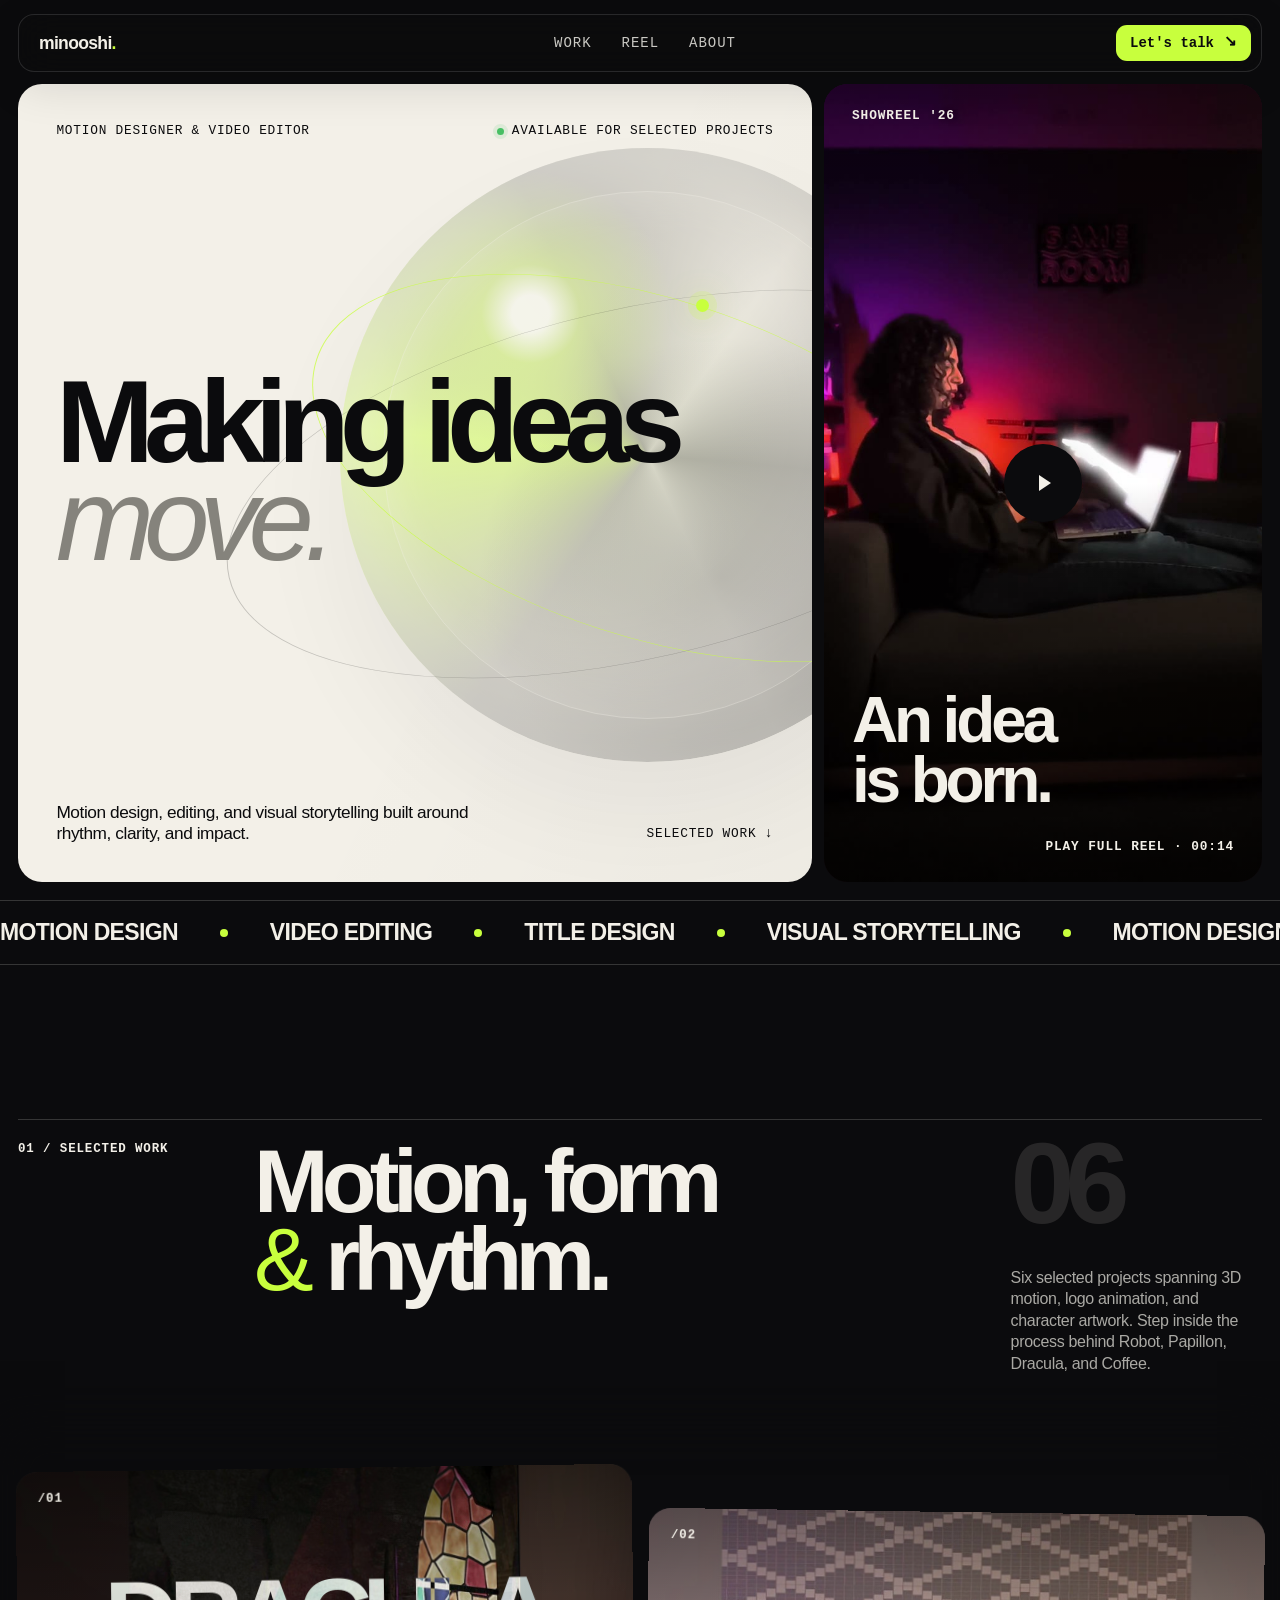
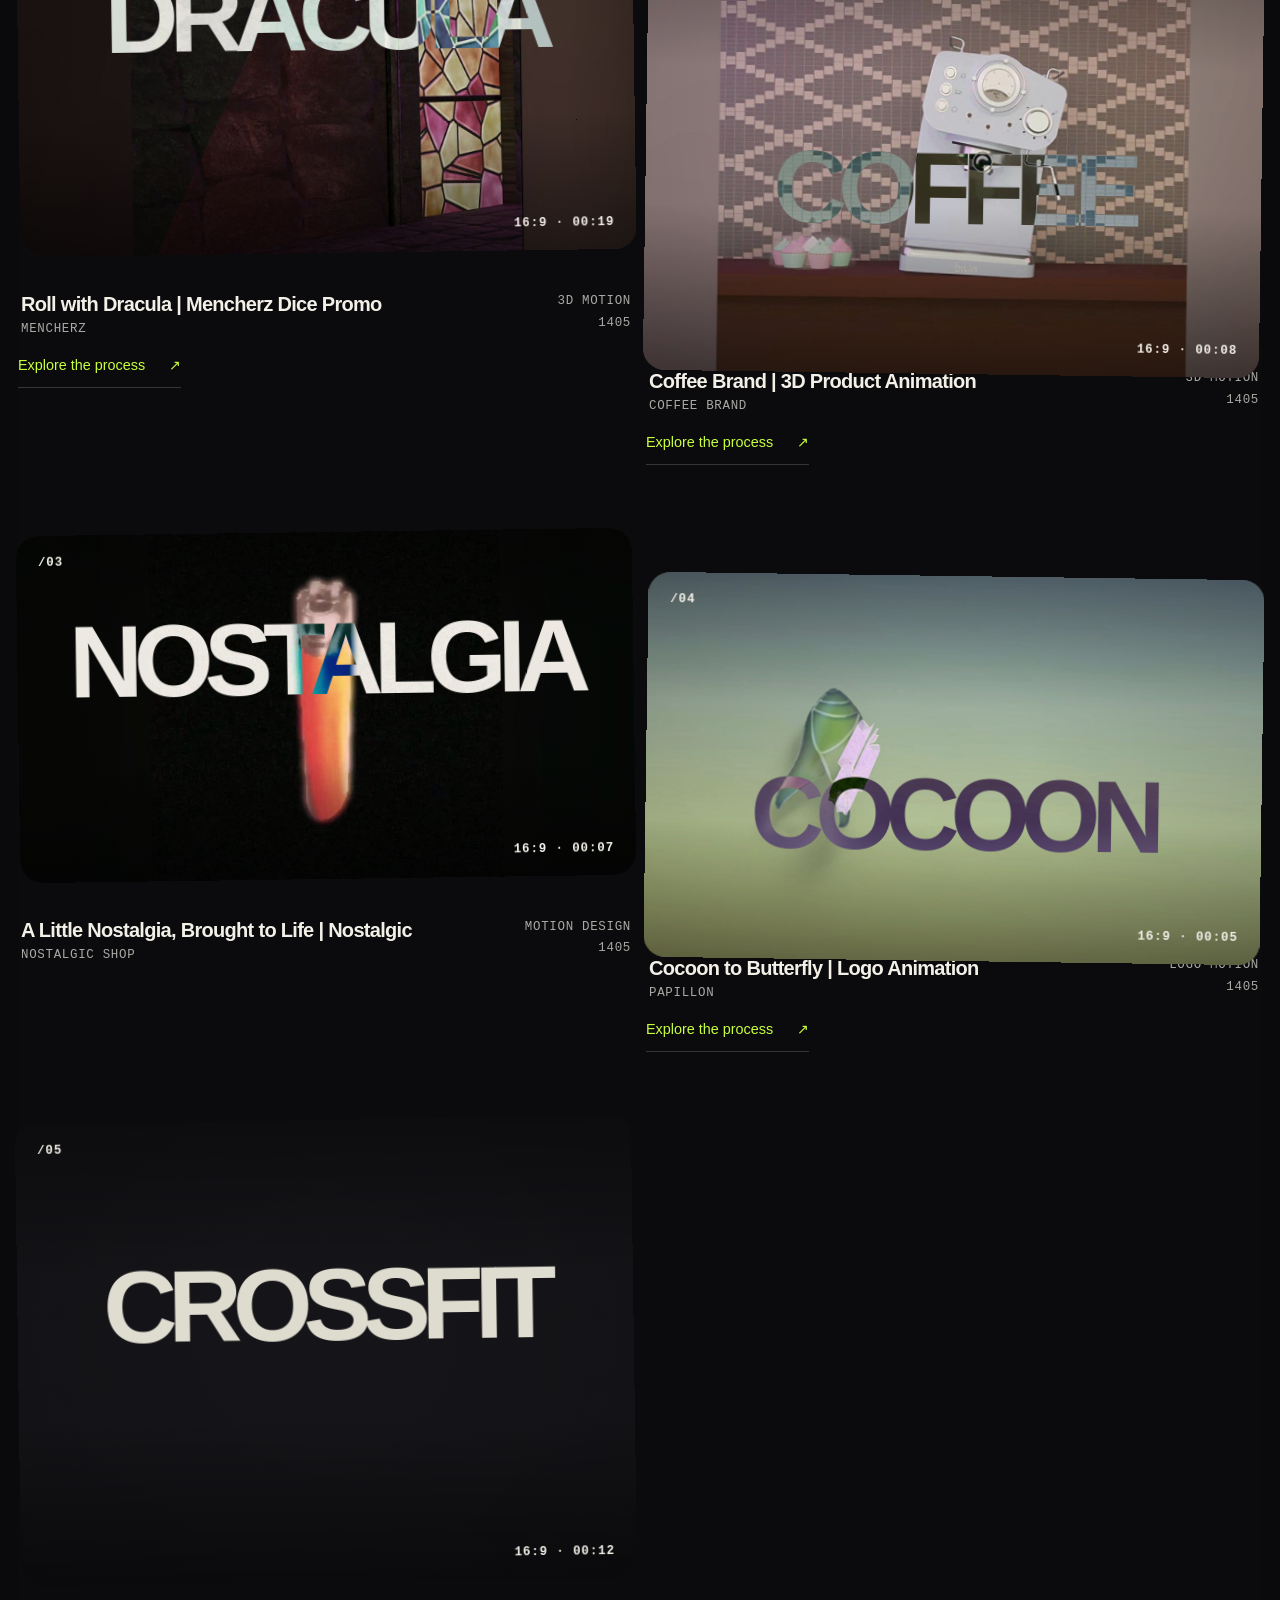
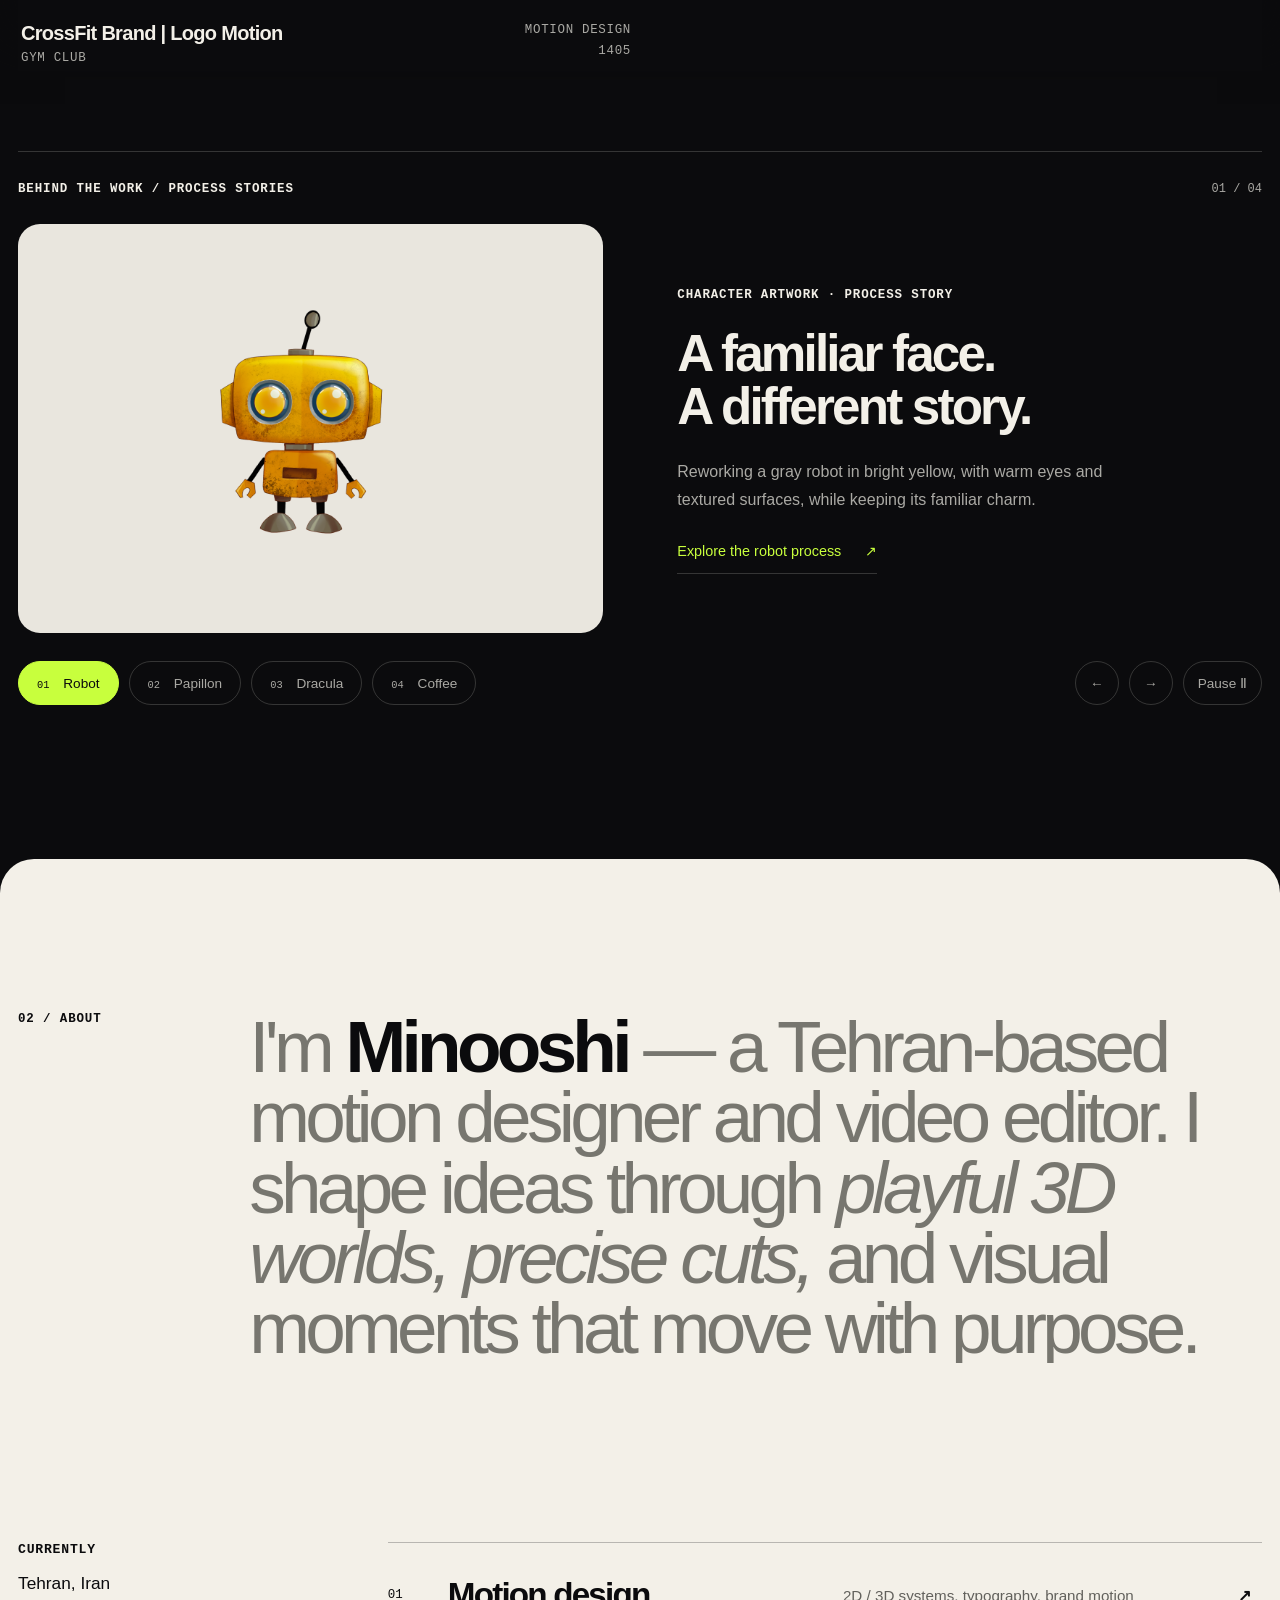
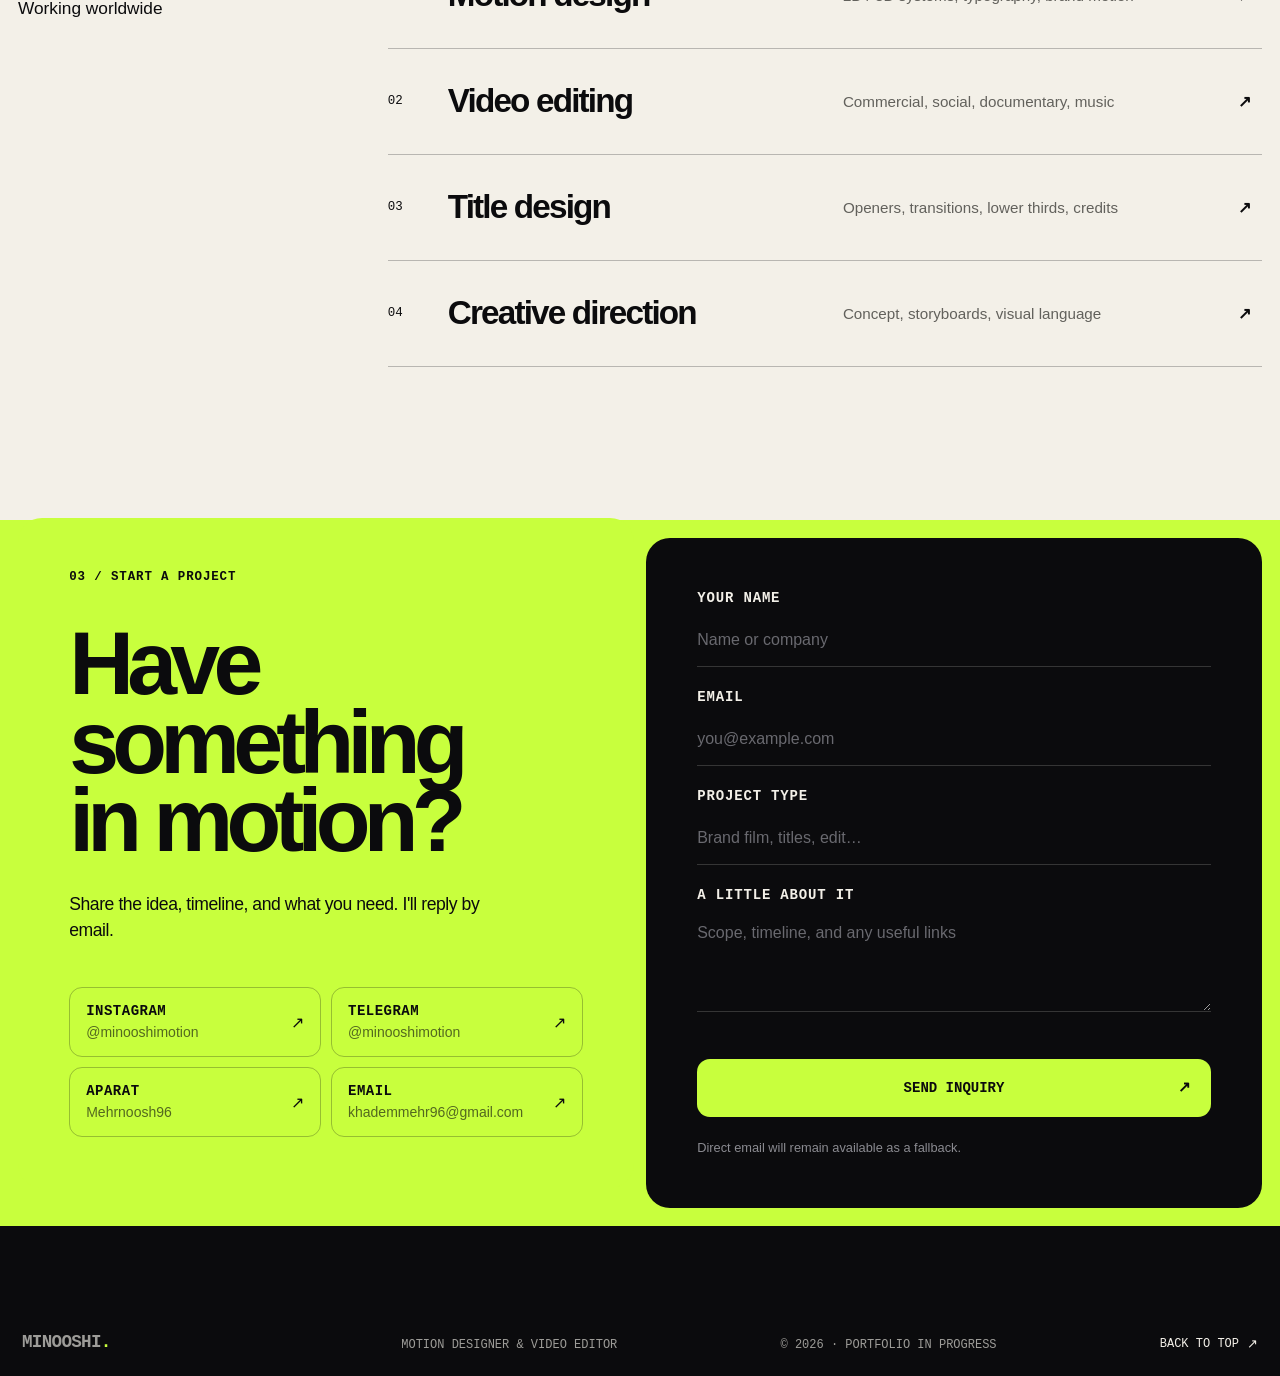
<file: index.html>
<!doctype html>
<html lang="en">
  <head>
    <meta charset="UTF-8" />
    <meta name="viewport" content="width=device-width, initial-scale=1" />
    <meta name="theme-color" content="#0b0b0d" />
    <meta
      name="description"
      content="Selected motion design, video editing, and visual storytelling work."
    />
    <title>minooshi — Motion Designer &amp; Video Editor</title>
    <link rel="icon" href="data:image/svg+xml,<svg xmlns=%22http://www.w3.org/2000/svg%22 viewBox=%220 0 100 100%22><rect width=%22100%22 height=%22100%22 rx=%2222%22 fill=%22%23c8ff3d%22/><text x=%2250%22 y=%2268%22 text-anchor=%22middle%22 font-size=%2262%22 font-family=%22Arial%22 font-weight=%22700%22 fill=%22%230b0b0d%22>M</text></svg>" />
    <link rel="stylesheet" href="./styles.css" />
    <link rel="stylesheet" href="./process.css" />
    <script src="./script.js" defer></script>
  </head>
  <body>
    <main class="site-shell">
      <div class="scroll-progress" aria-hidden="true"></div>

      <header class="site-header">
        <a class="wordmark" href="#top" aria-label="Back to top">minooshi<span>.</span></a>

        <nav class="desktop-nav" aria-label="Primary navigation">
          <a href="#work">Work</a>
          <a href="#reel">Reel</a>
          <a href="#about">About</a>
        </nav>

        <a class="contact-pill desktop-contact" href="#contact">
          Let&apos;s talk <span class="arrow" aria-hidden="true">↘</span>
        </a>

        <button class="menu-trigger" id="menu-trigger" type="button" aria-label="Open menu" aria-controls="mobile-menu">
          <span aria-hidden="true"></span>
        </button>
      </header>

      <section class="hero" id="top">
        <div class="hero-copy">
          <div class="orbital-scene" aria-hidden="true">
            <span class="planet-core"></span>
            <span class="planet-ring ring-one"></span>
            <span class="planet-ring ring-two"></span>
            <span class="orbit-satellite"></span>
          </div>
          <div class="hero-kicker">
            <span>Motion Designer &amp; Video Editor</span>
            <span class="availability"><i></i> Available for selected projects</span>
          </div>

          <h1>
            Making ideas
            <span>move.</span>
          </h1>

          <div class="hero-bottom">
            <p>Motion design, editing, and visual storytelling built around rhythm, clarity, and impact.</p>
            <a href="#work" class="scroll-cue">
              Selected work <span class="arrow" aria-hidden="true">↓</span>
            </a>
          </div>
        </div>

        <button class="reel-card" id="reel" type="button" data-open-reel aria-label="Open showreel">
          <img class="reel-cover" src="./assets/reel/an-idea-is-born.jpg" alt="" decoding="async" />
          <span class="reel-index">SHOWREEL &apos;26</span>
          <span class="reel-title" aria-hidden="true">An idea<br />is born.</span>
          <span class="play-button" aria-hidden="true"></span>
          <span class="reel-caption">Play full reel · 00:14</span>
        </button>
      </section>

      <div class="marquee" aria-hidden="true">
        <div>
          MOTION DESIGN <i></i> VIDEO EDITING <i></i> TITLE DESIGN <i></i> VISUAL STORYTELLING <i></i>
          MOTION DESIGN <i></i> VIDEO EDITING <i></i> TITLE DESIGN <i></i> VISUAL STORYTELLING <i></i>
        </div>
      </div>

      <section class="work-section" id="work">
        <div class="section-heading" data-reveal>
          <span class="eyebrow">01 / Selected work</span>
          <h2><span>Motion, form</span><span><em>&amp;</em> rhythm.</span></h2>
          <div class="section-intro">
            <strong class="work-count" aria-hidden="true">06</strong>
            <p>Six selected projects spanning 3D motion, logo animation, and character artwork. Step inside the process behind Robot, Papillon, Dracula, and Coffee.</p>
          </div>
        </div>

        <div class="project-grid" id="project-grid"></div>
        <section class="article-slider" id="process-stories" aria-label="Behind the work" aria-roledescription="carousel">
          <div class="article-slider-heading"><span class="eyebrow">Behind the work / Process stories</span><span class="article-count" aria-hidden="true">01 / 04</span></div>
          <div class="article-slides">
            <article class="robot-feature article-slide is-active" id="story-robot" role="group" aria-roledescription="slide" aria-label="1 of 4: Robot">
              <a class="robot-feature-image" href="./robot.html" aria-label="Explore Robot: a character reimagined"><img src="./assets/process/robot-original.png" width="3225" height="1668" alt="Reworked robot with a bright yellow body and golden eyes" loading="lazy" /></a>
              <div class="robot-feature-copy"><span class="eyebrow">Character artwork · Process story</span><h3>A familiar face.<br />A different story.</h3><p>Reworking a gray robot in bright yellow, with warm eyes and textured surfaces, while keeping its familiar charm.</p><a class="process-link" href="./robot.html">Explore the robot process <span aria-hidden="true">↗</span></a></div>
            </article>
            <article class="robot-feature article-slide" id="story-papillon" role="group" aria-roledescription="slide" aria-label="2 of 4: Papillon" aria-hidden="true" inert>
              <a class="robot-feature-image" href="./papillon.html" aria-label="Explore Papillon: cocoon to butterfly"><img src="./assets/process/butterfly.png" width="1920" height="1080" alt="Pale pink butterfly artwork with delicate wing details" loading="lazy" /></a>
              <div class="robot-feature-copy"><span class="eyebrow">Logo animation · Process story</span><h3>A quiet beginning.<br />A beautiful reveal.</h3><p>From the first storyboard to a butterfly in flight. Discover the transformation behind Papillon’s logo animation.</p><a class="process-link" href="./papillon.html">Explore the Papillon process <span aria-hidden="true">↗</span></a></div>
            </article>
<article class="robot-feature article-slide" id="story-dracula" role="group" aria-roledescription="slide" aria-label="3 of 4: Dracula" aria-hidden="true" inert><a class="robot-feature-image" href="./dracula.html" aria-label="Explore Roll with Dracula"><img src="./assets/projects/01-brle1gw.jpg" alt="Roll with Dracula animation poster" loading="lazy" /></a><div class="robot-feature-copy"><span class="eyebrow">3D motion · Process story</span><h3>A dark corridor.<br />An unexpected roll.</h3><p>A Dracula-themed reveal for a custom dice set in Mencherz. The storyboard turns a product introduction into a short journey through a red-lit castle.</p><a class="process-link" href="./dracula.html">Explore the Dracula process <span aria-hidden="true">↗</span></a></div></article>
<article class="robot-feature article-slide" id="story-coffee" role="group" aria-roledescription="slide" aria-label="4 of 4: Coffee" aria-hidden="true" inert><a class="robot-feature-image" href="./coffee.html" aria-label="Explore Coffee — 3D Product Animation"><img src="./assets/projects/02-hqdhl02.jpg" alt="Coffee — 3D Product Animation animation poster" loading="lazy" /></a><div class="robot-feature-copy"><span class="eyebrow">3D motion · Process story</span><h3>A familiar ritual.<br />A playful reveal.</h3><p>A café counter, a freshly filled cup, and a transformation into the product. A short coffee animation that connects an everyday ritual to a brand reveal.</p><a class="process-link" href="./coffee.html">Explore the Coffee process <span aria-hidden="true">↗</span></a></div></article>
          </div>
          <div class="article-slider-controls" hidden>
            <div class="article-selectors" role="group" aria-label="Choose a process story"><button type="button" data-story="0" aria-controls="story-robot" aria-pressed="true"><span>01</span> Robot</button><button type="button" data-story="1" aria-controls="story-papillon" aria-pressed="false"><span>02</span> Papillon</button><button type="button" data-story="2" aria-controls="story-dracula" aria-pressed="false"><span>03</span> Dracula</button><button type="button" data-story="3" aria-controls="story-coffee" aria-pressed="false"><span>04</span> Coffee</button></div>
            <div class="article-arrows"><button type="button" data-story-prev aria-label="Previous article">←</button><button type="button" data-story-next aria-label="Next article">→</button><button type="button" data-story-play aria-label="Pause automatic switching">Pause <span aria-hidden="true">Ⅱ</span></button></div>
          </div>
          <p class="slider-status" aria-live="polite" aria-atomic="true"></p>
          <noscript><p class="process-directory">Read the stories: <a href="./robot.html">Robot</a> / <a href="./papillon.html">Papillon logo animation</a> / <a href="./dracula.html">Dracula</a> / <a href="./coffee.html">Coffee</a></p></noscript>
        </section>
        <noscript><p class="no-script">JavaScript is needed for the project gallery and motion effects.</p></noscript>
      </section>

      <section class="about-section" id="about">
        <div class="about-statement" data-reveal data-scroll-section>
          <span class="eyebrow">02 / About</span>
          <p>I&apos;m <strong>Minooshi</strong> — a Tehran-based motion designer and video editor. I shape ideas through <em>playful 3D worlds, precise cuts,</em> and visual moments that move with purpose.</p>
        </div>

        <div class="about-details" data-reveal>
          <div class="about-note">
            <span>Currently</span>
            <p>Tehran, Iran<br />Working worldwide</p>
          </div>
          <div class="capability-list">
            <div class="capability-row"><span>01</span><h3>Motion design</h3><p>2D / 3D systems, typography, brand motion</p><b aria-hidden="true">↗</b></div>
            <div class="capability-row"><span>02</span><h3>Video editing</h3><p>Commercial, social, documentary, music</p><b aria-hidden="true">↗</b></div>
            <div class="capability-row"><span>03</span><h3>Title design</h3><p>Openers, transitions, lower thirds, credits</p><b aria-hidden="true">↗</b></div>
            <div class="capability-row"><span>04</span><h3>Creative direction</h3><p>Concept, storyboards, visual language</p><b aria-hidden="true">↗</b></div>
          </div>
        </div>
      </section>

      <section class="contact-section" id="contact" data-scroll-section>
        <div class="contact-copy" data-reveal>
          <span class="eyebrow">03 / Start a project</span>
          <h2>Have something<br />in motion?</h2>
          <p>Share the idea, timeline, and what you need. I&apos;ll reply by email.</p>
          <div class="socials" aria-label="Social profiles">
            <a href="https://www.instagram.com/minooshimotion/" target="_blank" rel="noopener noreferrer" aria-label="Open Instagram in a new tab"><span><strong>Instagram</strong><small>@minooshimotion</small></span><b aria-hidden="true">↗</b></a>
            <a href="https://t.me/minooshimotion" target="_blank" rel="noopener noreferrer" aria-label="Open Telegram in a new tab"><span><strong>Telegram</strong><small>@minooshimotion</small></span><b aria-hidden="true">↗</b></a>
            <a href="https://www.aparat.com/Mehrnoosh96" target="_blank" rel="noopener noreferrer" aria-label="Open Aparat in a new tab"><span><strong>Aparat</strong><small>Mehrnoosh96</small></span><b aria-hidden="true">↗</b></a>
            <a href="mailto:khademmehr96@gmail.com" target="_blank" rel="noopener noreferrer" aria-label="Email Mehrnoosh"><span><strong>Email</strong><small>khademmehr96@gmail.com</small></span><b aria-hidden="true">↗</b></a>
          </div>
        </div>

        <form class="contact-form" id="contact-form">
          <div class="form-row">
            <label for="name">Your name</label>
            <input data-slot="input" id="name" name="name" placeholder="Name or company" required />
          </div>
          <div class="form-row">
            <label for="email">Email</label>
            <input data-slot="input" id="email" name="email" type="email" placeholder="you@example.com" required />
          </div>
          <div class="form-row">
            <label for="project-type">Project type</label>
            <input data-slot="input" id="project-type" name="projectType" placeholder="Brand film, titles, edit…" />
          </div>
          <div class="form-row">
            <label for="message">A little about it</label>
            <textarea data-slot="textarea" id="message" name="message" placeholder="Scope, timeline, and any useful links" required></textarea>
          </div>
          <button class="submit-button" type="submit">Send inquiry <span class="arrow" aria-hidden="true">↗</span></button>
          <p class="form-status" id="form-status" aria-live="polite">Direct email will remain available as a fallback.</p>
        </form>
      </section>

      <footer class="site-footer">
        <a class="footer-wordmark" href="#top">minooshi<span>.</span></a>
        <p>Motion Designer &amp; Video Editor</p>
        <p>© 2026 · Portfolio in progress</p>
        <a href="#top">Back to top <span class="arrow" aria-hidden="true">↗</span></a>
      </footer>
    </main>

    <dialog class="static-dialog mobile-sheet" id="mobile-menu" aria-labelledby="mobile-menu-title">
      <h2 class="mobile-sheet-title" id="mobile-menu-title">minooshi<span>.</span></h2>
      <button class="dialog-close" type="button" data-close-menu aria-label="Close menu"><span></span><span></span></button>
      <nav class="mobile-nav" aria-label="Mobile navigation">
        <a href="#work" class="mobile-nav-link"><span>01</span>Work<b aria-hidden="true">↘</b></a>
        <a href="#reel" class="mobile-nav-link"><span>02</span>Reel<b aria-hidden="true">↘</b></a>
        <a href="#about" class="mobile-nav-link"><span>03</span>About<b aria-hidden="true">↘</b></a>
        <a href="#contact" class="mobile-nav-link"><span>04</span>Contact<b aria-hidden="true">↘</b></a>
      </nav>
    </dialog>

    <dialog class="static-dialog project-modal" id="project-modal" aria-labelledby="modal-title">
      <button class="dialog-close" type="button" data-close-modal aria-label="Close project"><span></span><span></span></button>
      <header class="modal-header">
        <h2 id="modal-title" data-slot="dialog-title">Project</h2>
        <p id="modal-subtitle" data-slot="dialog-description">Motion design</p>
      </header>
      <div class="modal-video" id="modal-video">
        <video
          id="modal-reel"
          hidden
          controls
          playsinline
          preload="none"
          poster="./assets/reel/an-idea-is-born.jpg"
          aria-label="An Idea Is Born showreel video"
        >
          <source src="./assets/reel/an-idea-is-born.mp4" type="video/mp4" />
          Your browser does not support this video.
        </video>
        <iframe
          id="modal-frame"
          title="Project video"
          src="about:blank"
          allow="fullscreen; picture-in-picture"
          referrerpolicy="strict-origin-when-cross-origin"
          allowfullscreen
        ></iframe>
      </div>
      <div class="modal-details">
        <div><span>Role</span><p id="modal-role">Motion design · Video editing</p></div>
        <div><span>Client</span><p id="modal-client">Selected work</p></div>
        <p class="modal-description" id="modal-description">An Idea Is Born — a short portrait video.</p>
        <a class="modal-source" id="modal-source" href="#" target="_blank" rel="noopener noreferrer">View on Aparat <span aria-hidden="true">↗</span></a>
      </div>
    </dialog>
  </body>
</html>
</file>
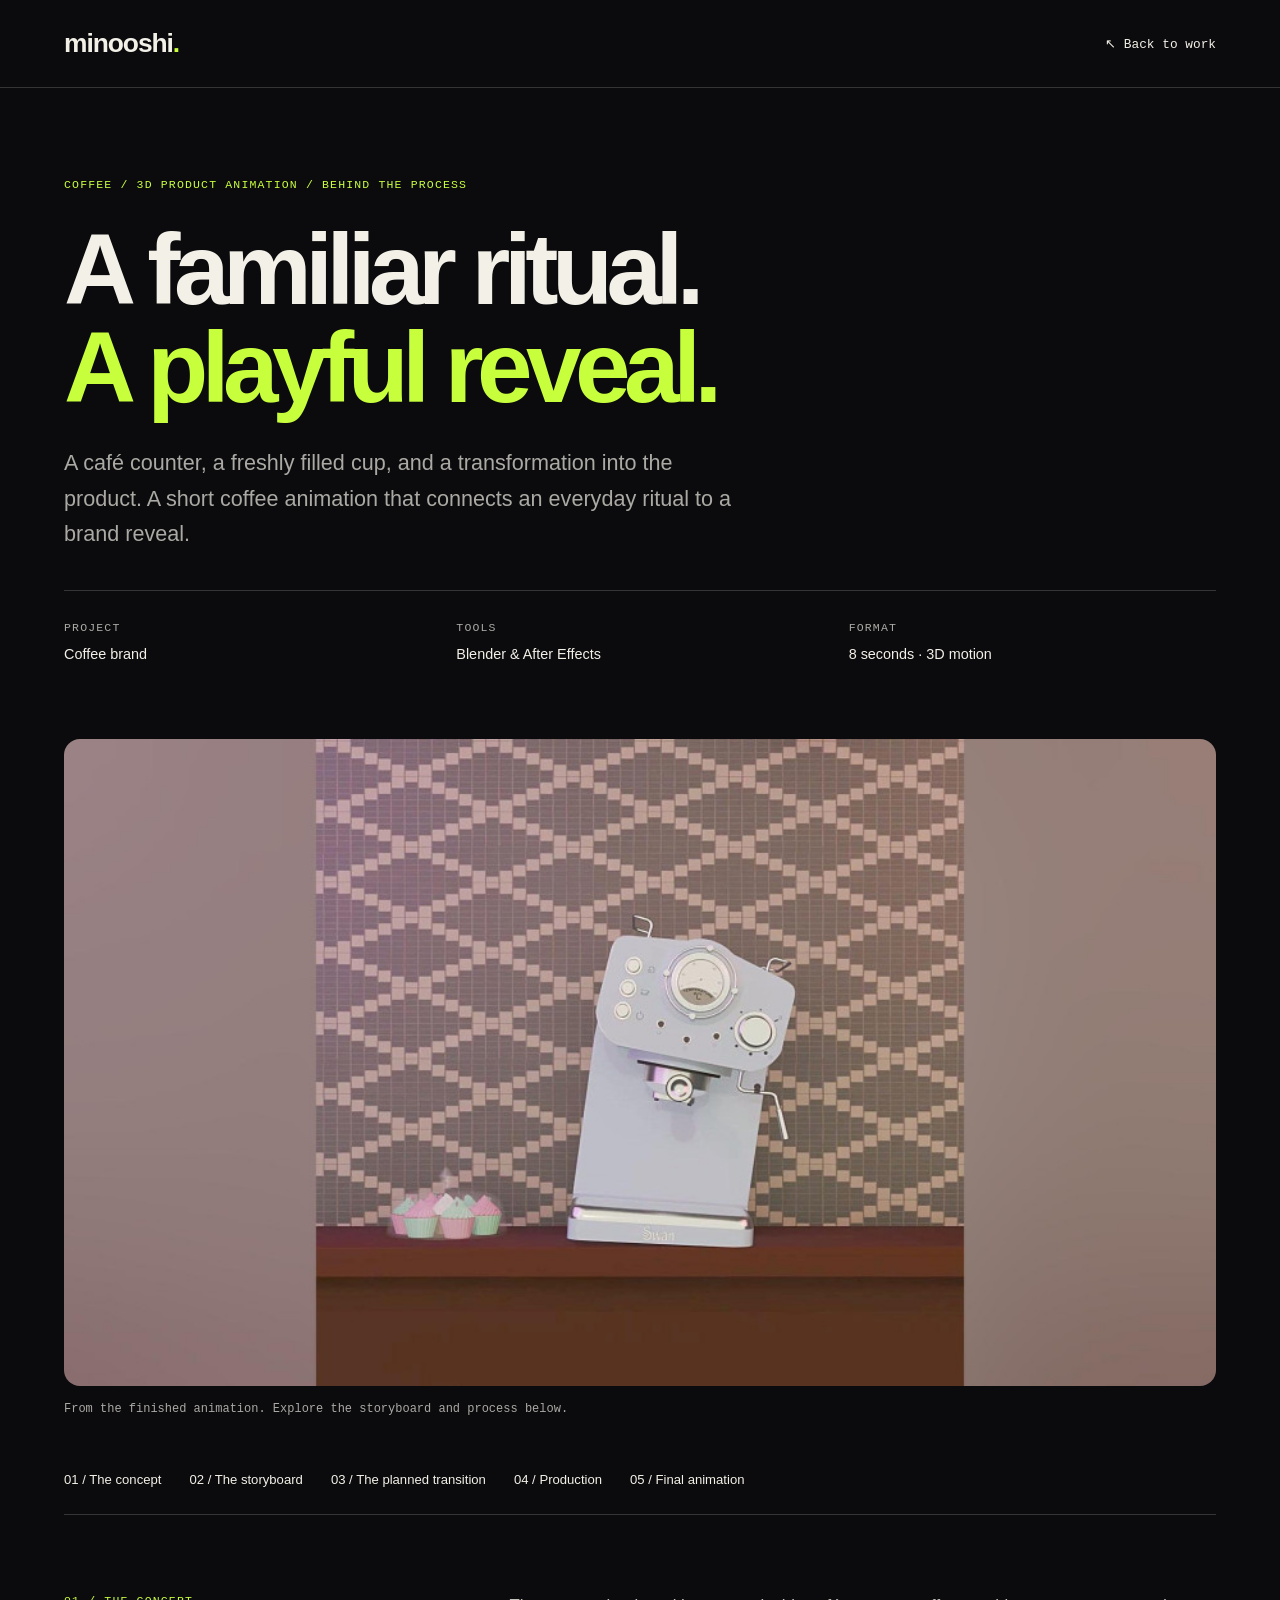
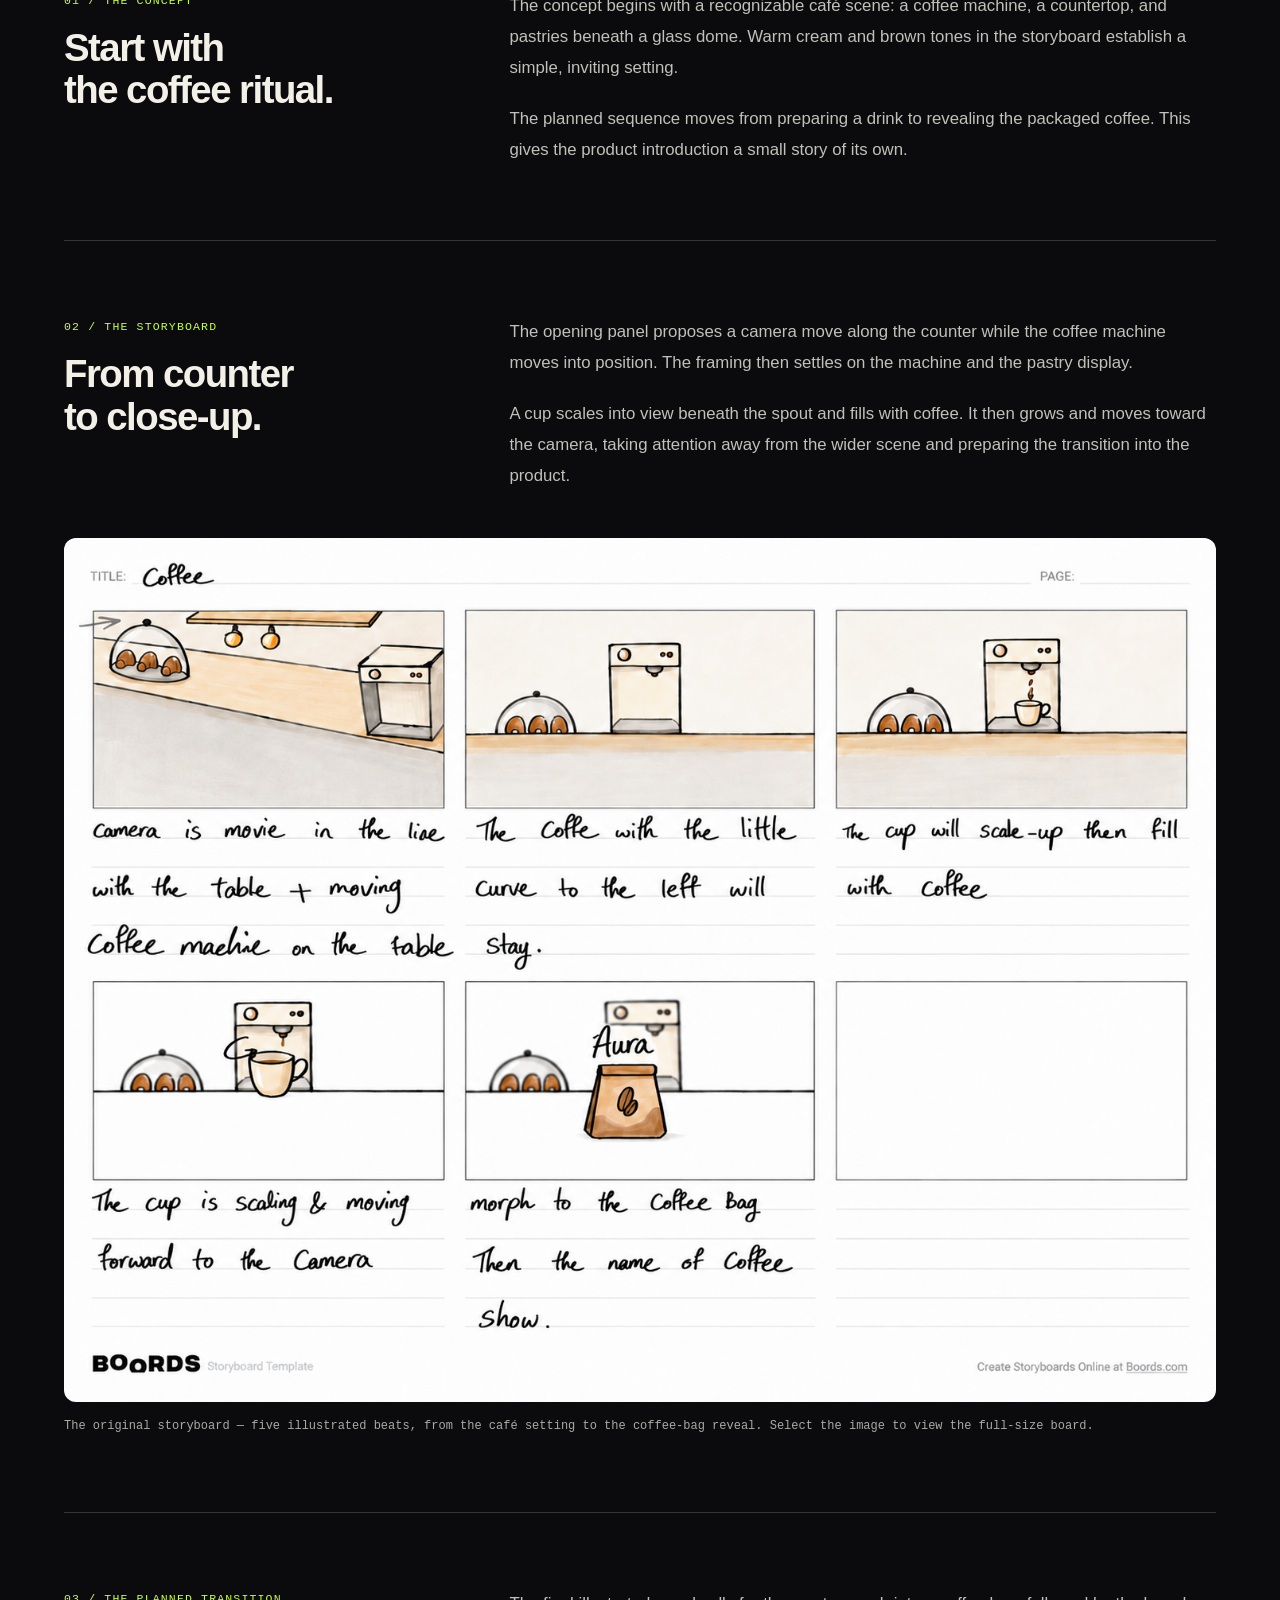
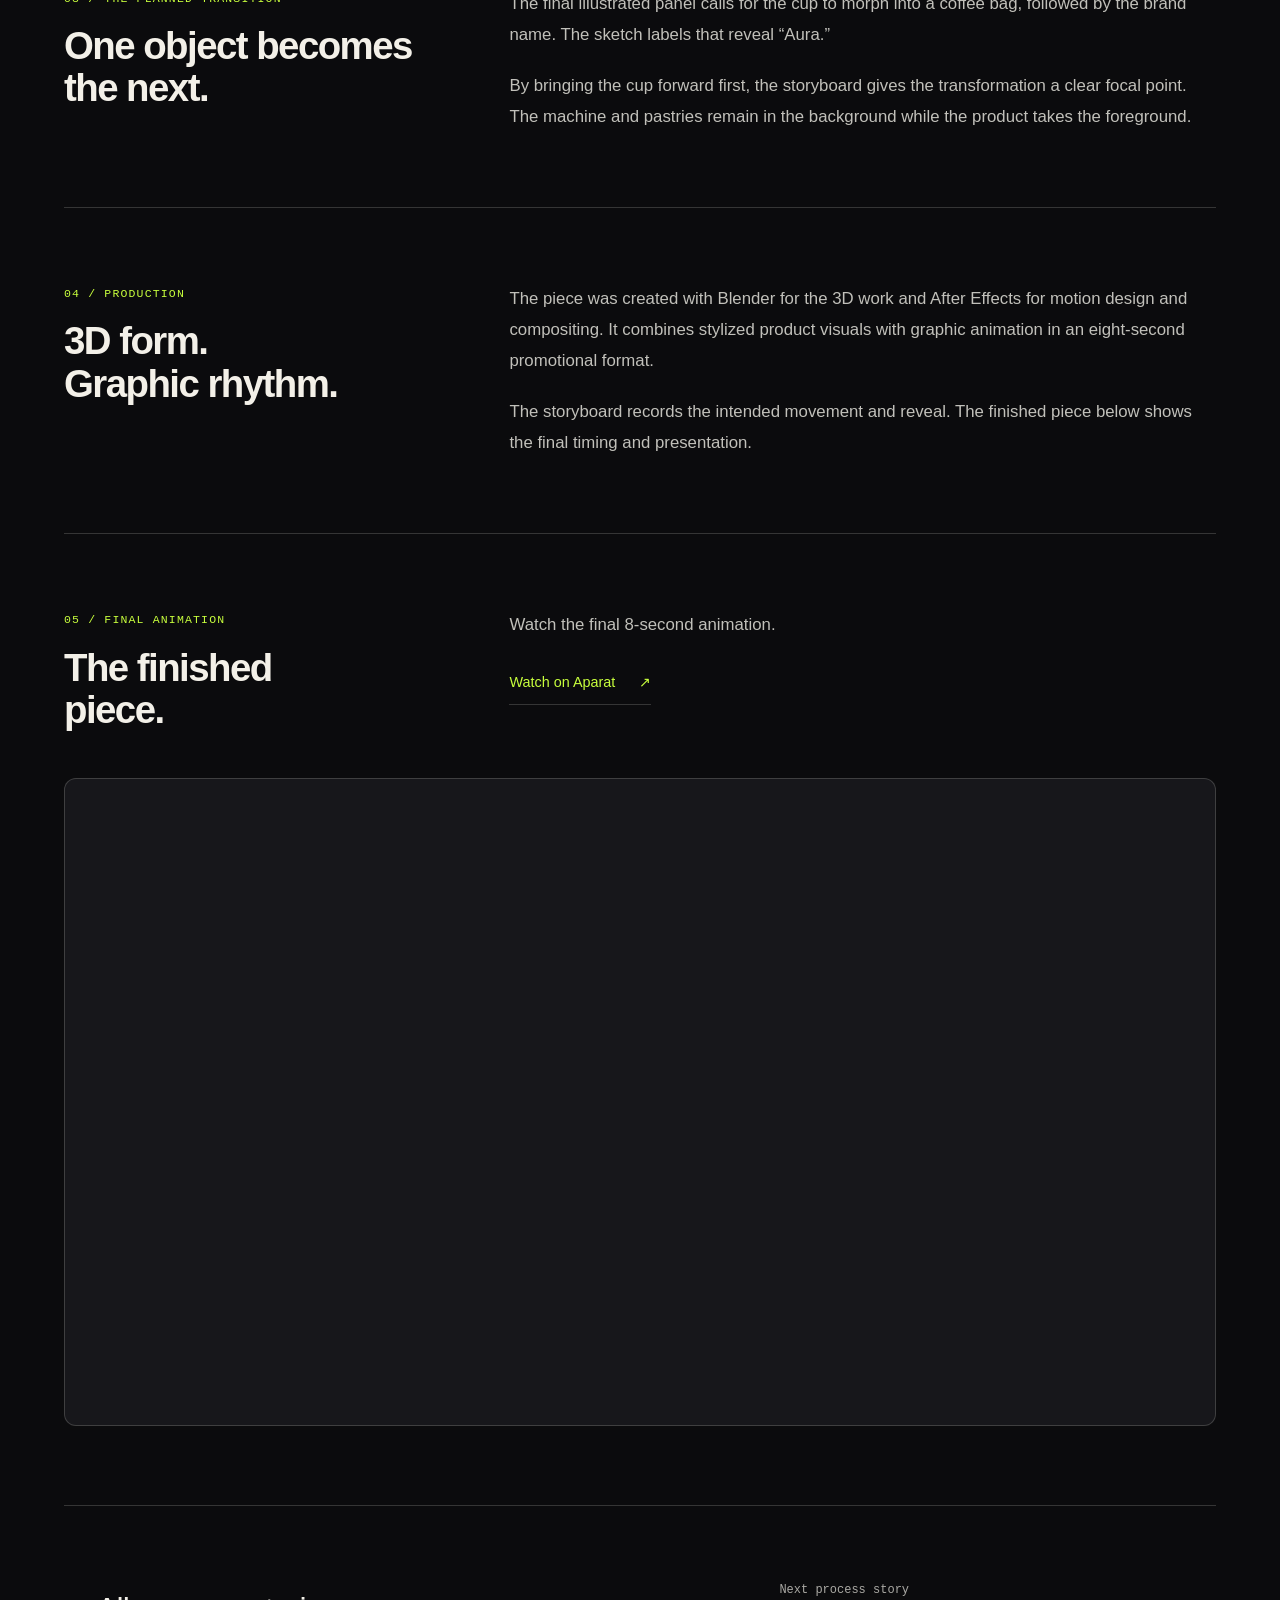
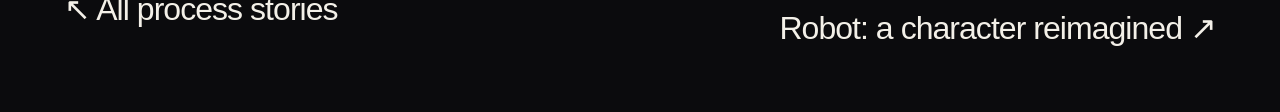
<file: coffee.html>
<!doctype html>
<html lang="en"><head><meta charset="UTF-8" /><meta name="viewport" content="width=device-width, initial-scale=1" /><meta name="theme-color" content="#0b0b0d" /><meta name="description" content="A café counter, a freshly filled cup, and a transformation into the product. A short coffee animation that connects an everyday ritual to a brand reveal." /><title>Coffee — 3D Product Animation — Case Study | minooshi</title><link rel="stylesheet" href="./styles.css" /><link rel="stylesheet" href="./process.css" /></head>
<body class="case-page"><header class="case-nav"><a class="wordmark" href="./index.html">minooshi<span>.</span></a><a class="case-back" href="./index.html#work">↖ Back to work</a></header>
<main class="case-main"><article><header class="case-hero"><span class="case-kicker">Coffee / 3D product animation / Behind the process</span><h1>A familiar ritual.<br /><em>A playful reveal.</em></h1><p class="case-deck">A café counter, a freshly filled cup, and a transformation into the product. A short coffee animation that connects an everyday ritual to a brand reveal.</p><dl class="case-facts"><div><dt>Project</dt><dd>Coffee brand</dd></div><div><dt>Tools</dt><dd>Blender &amp; After Effects</dd></div><div><dt>Format</dt><dd>8 seconds · 3D motion</dd></div></dl></header>
<figure class="case-cover"><img src="./assets/projects/02-hqdhl02.jpg" alt="Coffee — 3D Product Animation — final animation poster" /><figcaption>From the finished animation. Explore the storyboard and process below.</figcaption></figure>
<nav class="case-toc" aria-label="Article sections"><a href="#brief">01 / The concept</a><a href="#storyboard">02 / The storyboard</a><a href="#transition">03 / The planned transition</a><a href="#production">04 / Production</a><a href="#film">05 / Final animation</a></nav>
<section class="case-section" id="brief"><div><span class="case-step">01 / The concept</span><h2>Start with<br />the coffee ritual.</h2></div><div class="case-prose"><p>The concept begins with a recognizable café scene: a coffee machine, a countertop, and pastries beneath a glass dome. Warm cream and brown tones in the storyboard establish a simple, inviting setting.</p><p>The planned sequence moves from preparing a drink to revealing the packaged coffee. This gives the product introduction a small story of its own.</p></div></section>
<section class="case-section" id="storyboard"><div><span class="case-step">02 / The storyboard</span><h2>From counter<br />to close-up.</h2></div><div class="case-prose"><p>The opening panel proposes a camera move along the counter while the coffee machine moves into position. The framing then settles on the machine and the pastry display.</p><p>A cup scales into view beneath the spout and fills with coffee. It then grows and moves toward the camera, taking attention away from the wider scene and preparing the transition into the product.</p></div><figure class="case-wide"><a href="./assets/process/coffee-storyboard.png"><img src="./assets/process/coffee-storyboard.png" width="1448" height="1086" alt="Coffee storyboard showing a café counter, a machine filling a cup, the cup moving forward, and a transition to an Aura coffee bag." loading="lazy" /></a><figcaption>The original storyboard — five illustrated beats, from the café setting to the coffee-bag reveal. Select the image to view the full-size board.</figcaption></figure></section>
<section class="case-section" id="transition"><div><span class="case-step">03 / The planned transition</span><h2>One object becomes<br />the next.</h2></div><div class="case-prose"><p>The final illustrated panel calls for the cup to morph into a coffee bag, followed by the brand name. The sketch labels that reveal “Aura.”</p><p>By bringing the cup forward first, the storyboard gives the transformation a clear focal point. The machine and pastries remain in the background while the product takes the foreground.</p></div></section>
<section class="case-section" id="production"><div><span class="case-step">04 / Production</span><h2>3D form.<br />Graphic rhythm.</h2></div><div class="case-prose"><p>The piece was created with Blender for the 3D work and After Effects for motion design and compositing. It combines stylized product visuals with graphic animation in an eight-second promotional format.</p><p>The storyboard records the intended movement and reveal. The finished piece below shows the final timing and presentation.</p></div></section>

<section class="case-section" id="film"><div><span class="case-step">05 / Final animation</span><h2>The finished<br />piece.</h2></div><div class="case-prose"><p>Watch the final 8-second animation.</p><a class="process-link" href="https://www.aparat.com/v/hqdhl02" target="_blank" rel="noopener noreferrer">Watch on Aparat <span aria-hidden="true">↗</span></a></div><div class="case-wide"><iframe class="case-video" src="https://www.aparat.com/video/video/embed/videohash/hqdhl02/vt/frame?titleShow=true" title="Coffee — 3D Product Animation on Aparat" loading="lazy" allow="fullscreen; picture-in-picture" referrerpolicy="strict-origin-when-cross-origin" allowfullscreen></iframe></div></section>
</article><footer class="case-end"><a href="./index.html#process-stories">↖ All process stories</a><div><p>Next process story</p><a href="./robot.html">Robot: a character reimagined ↗</a></div></footer></main></body></html>
</file>
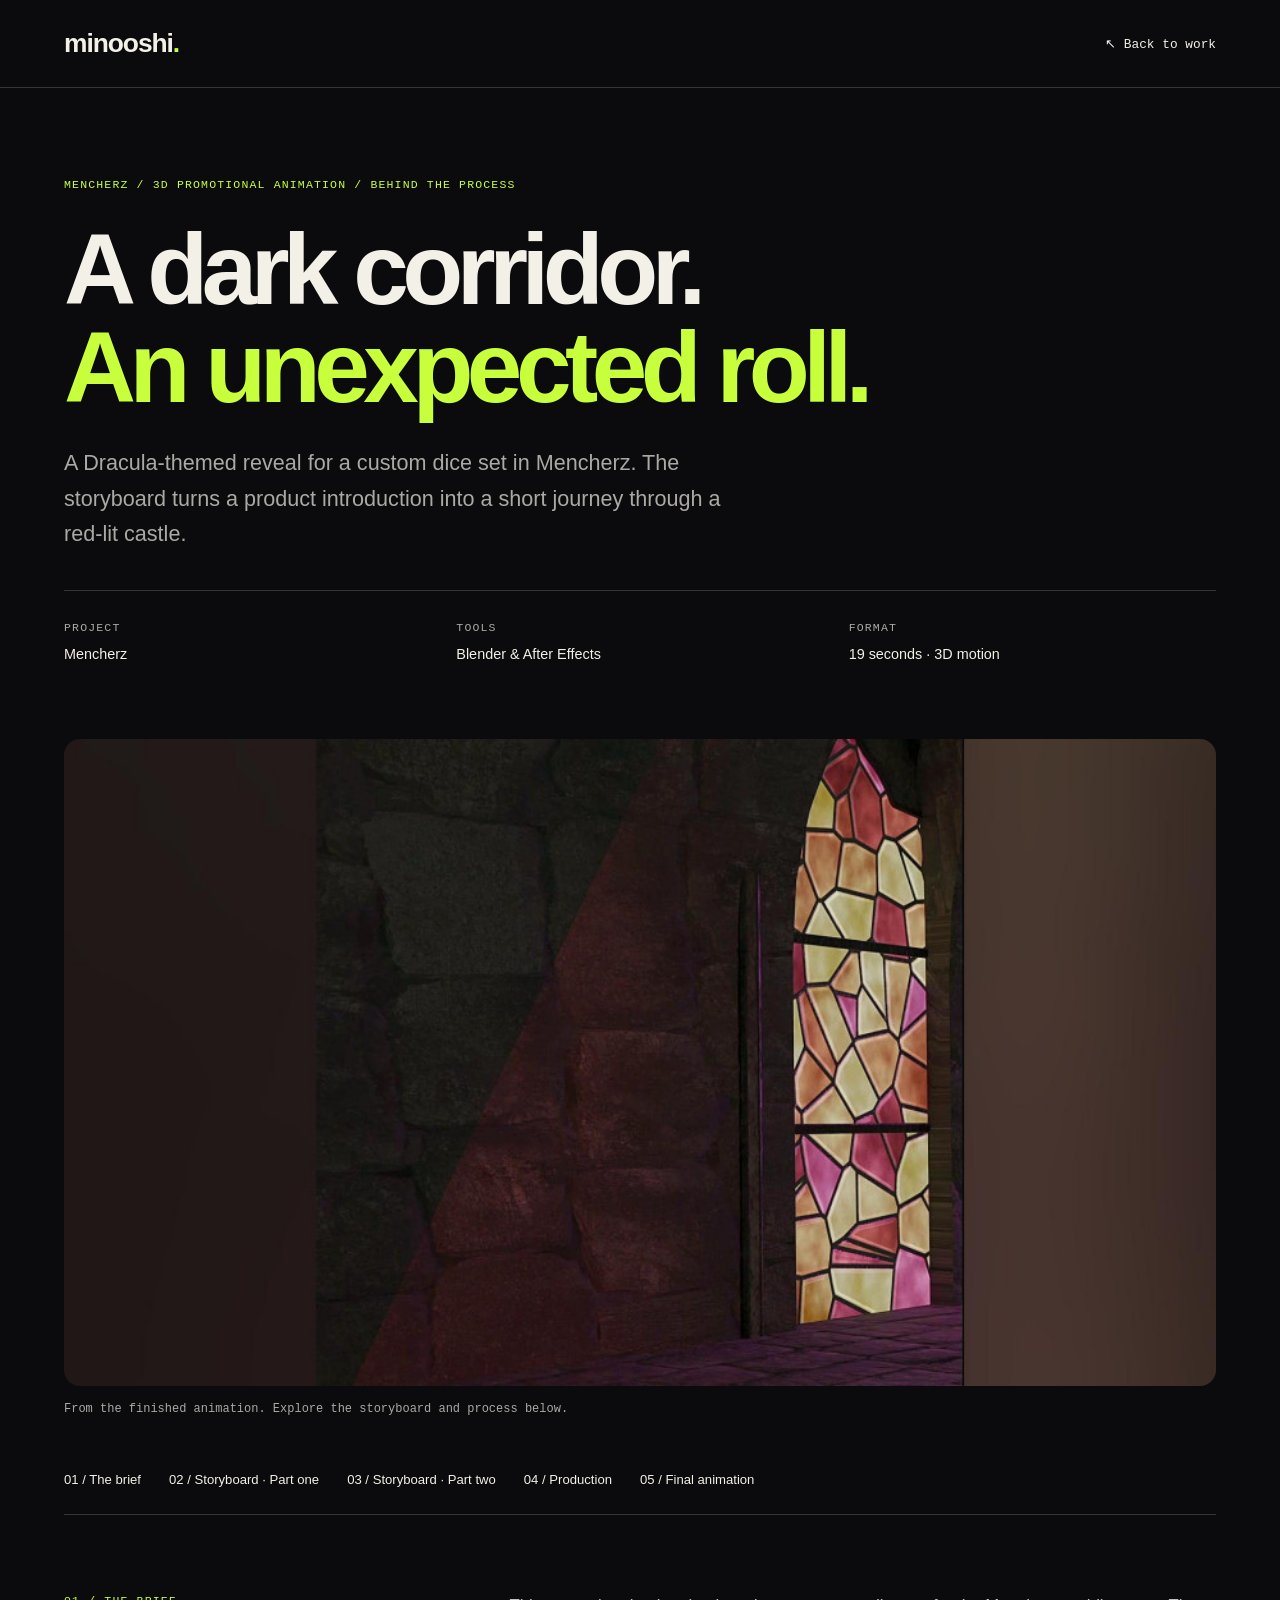
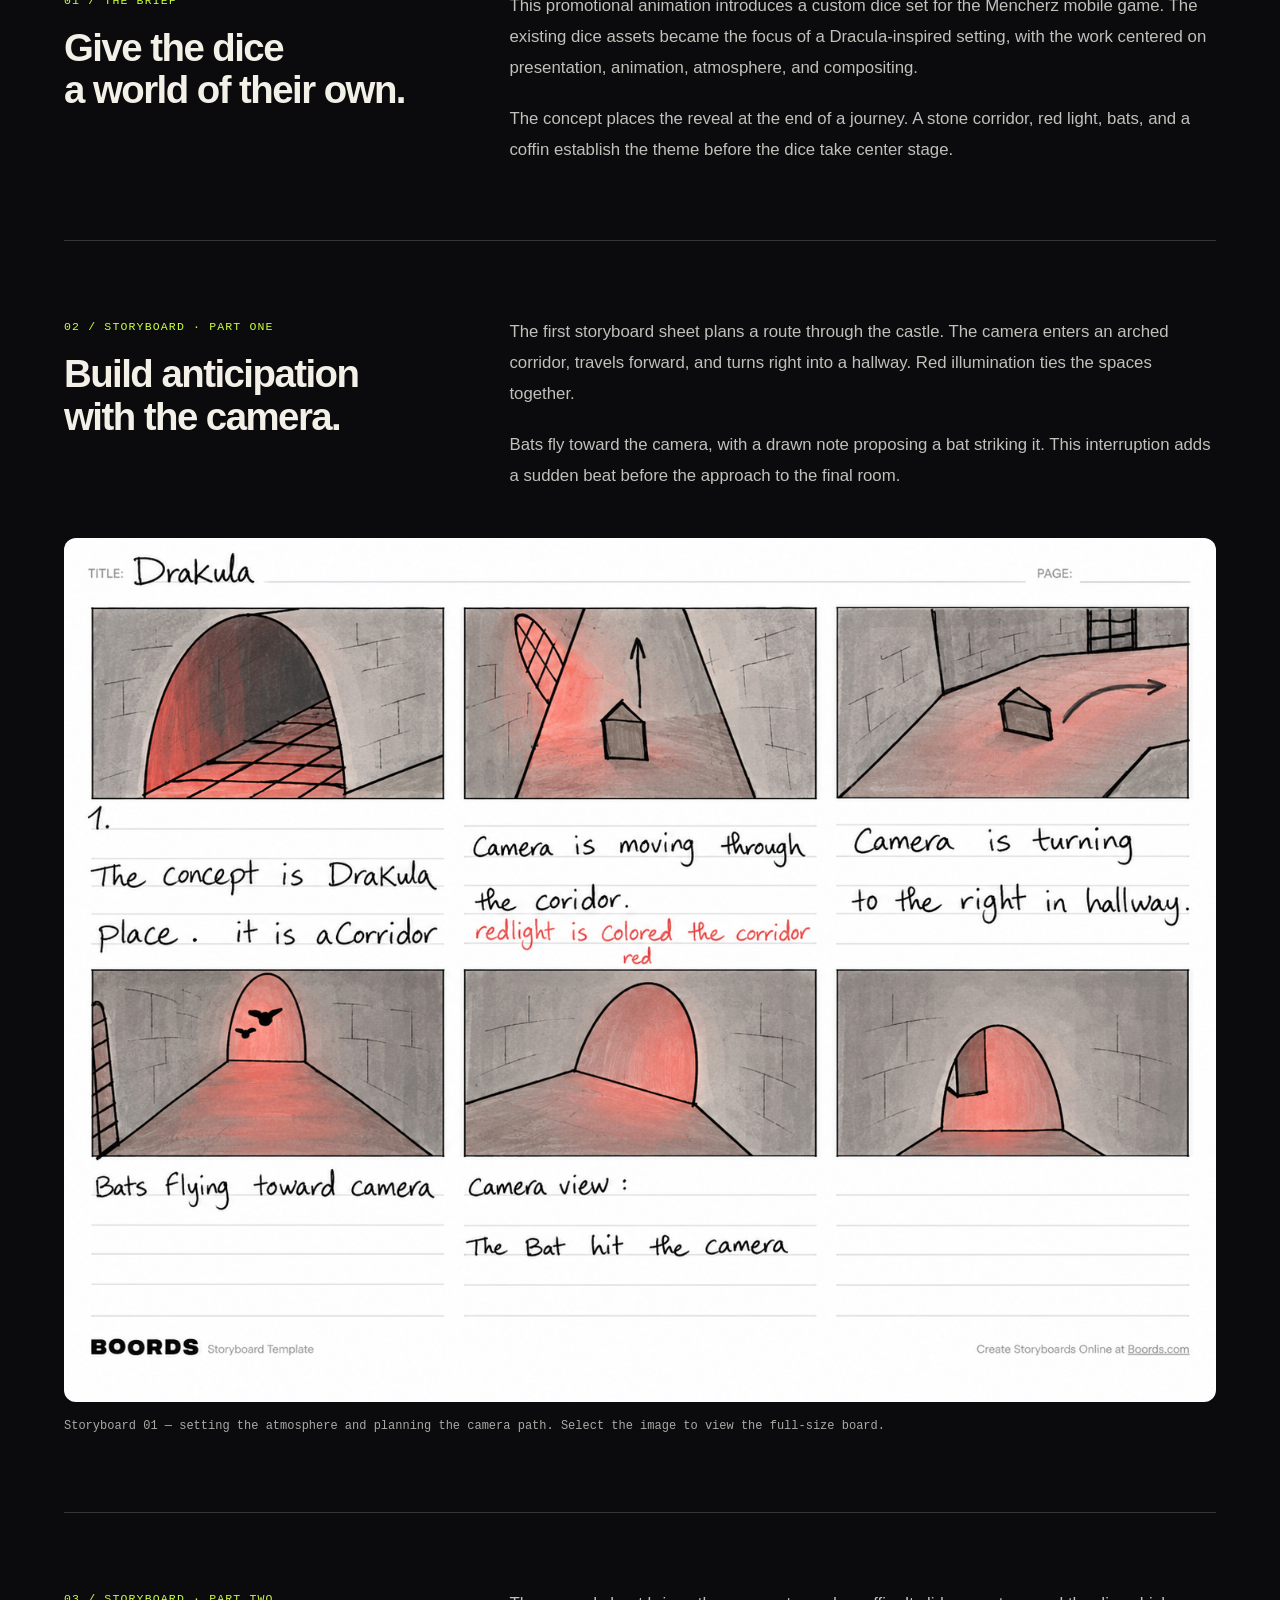
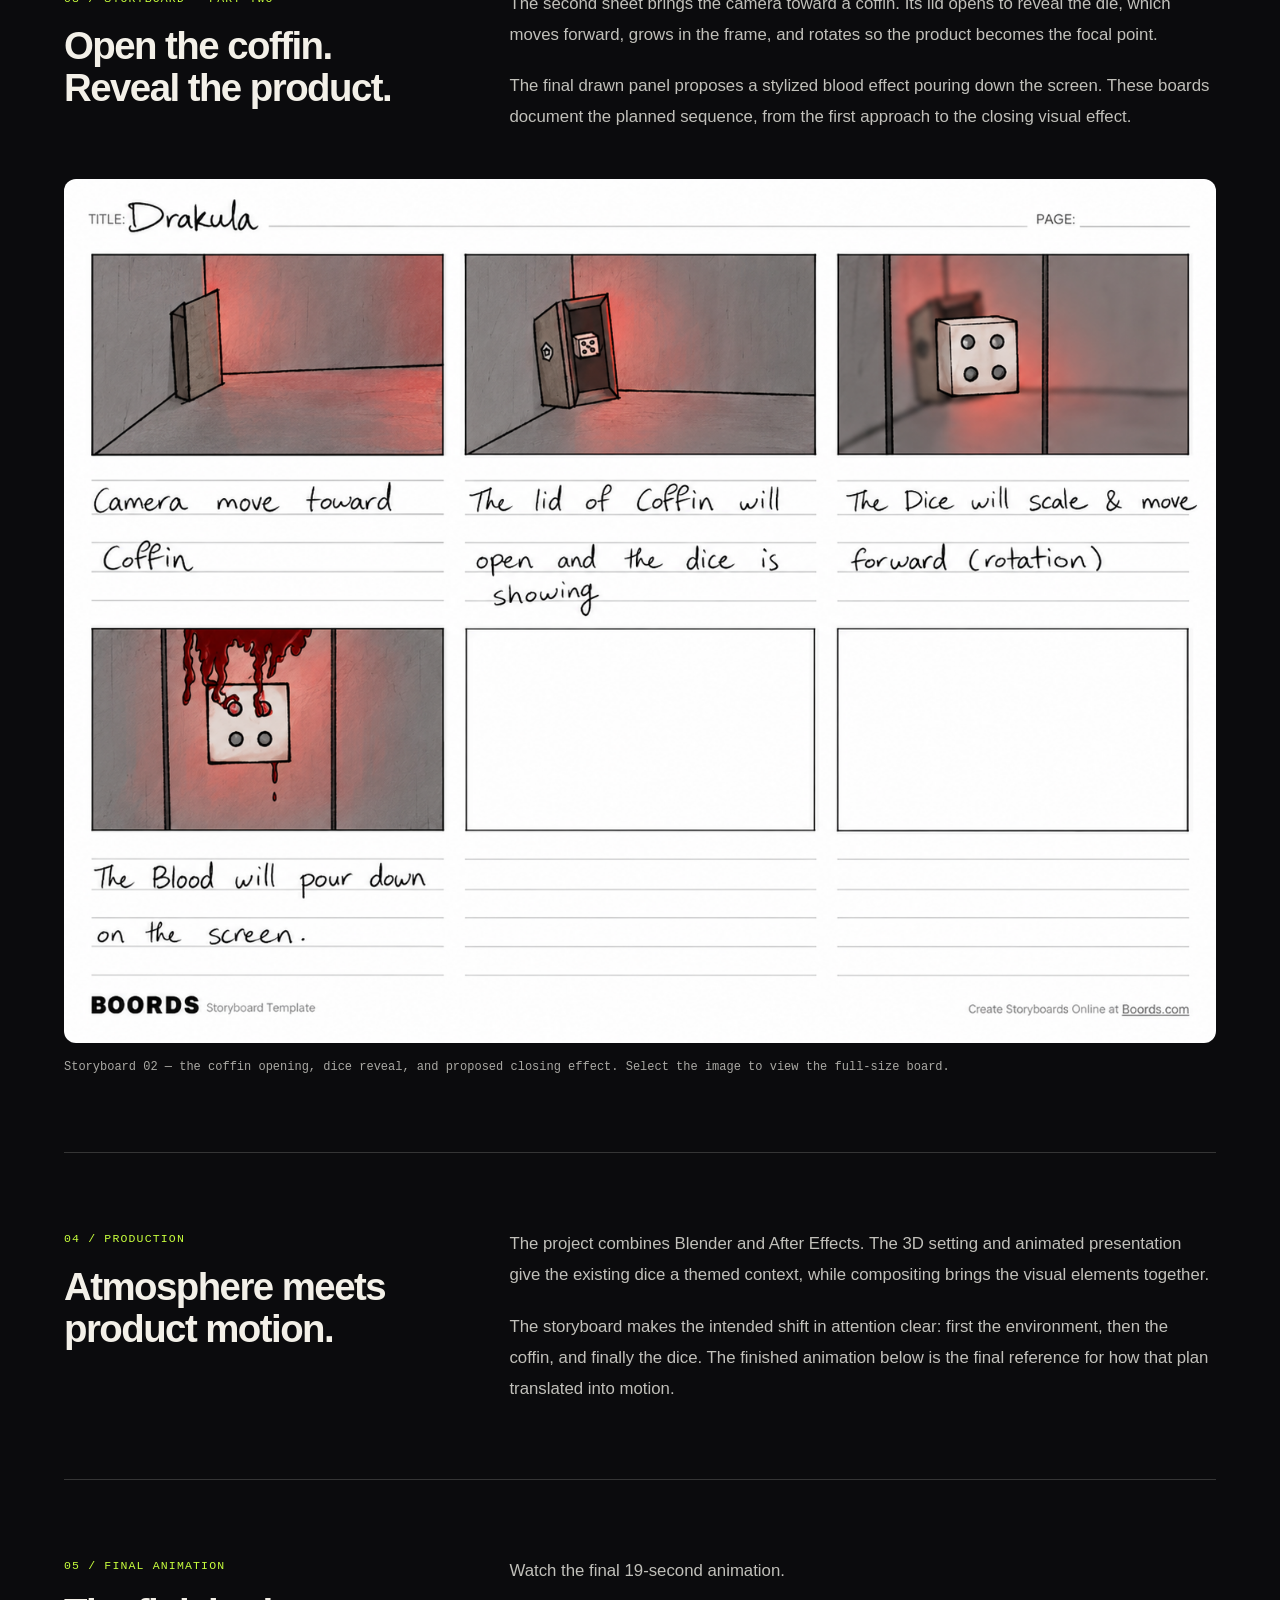
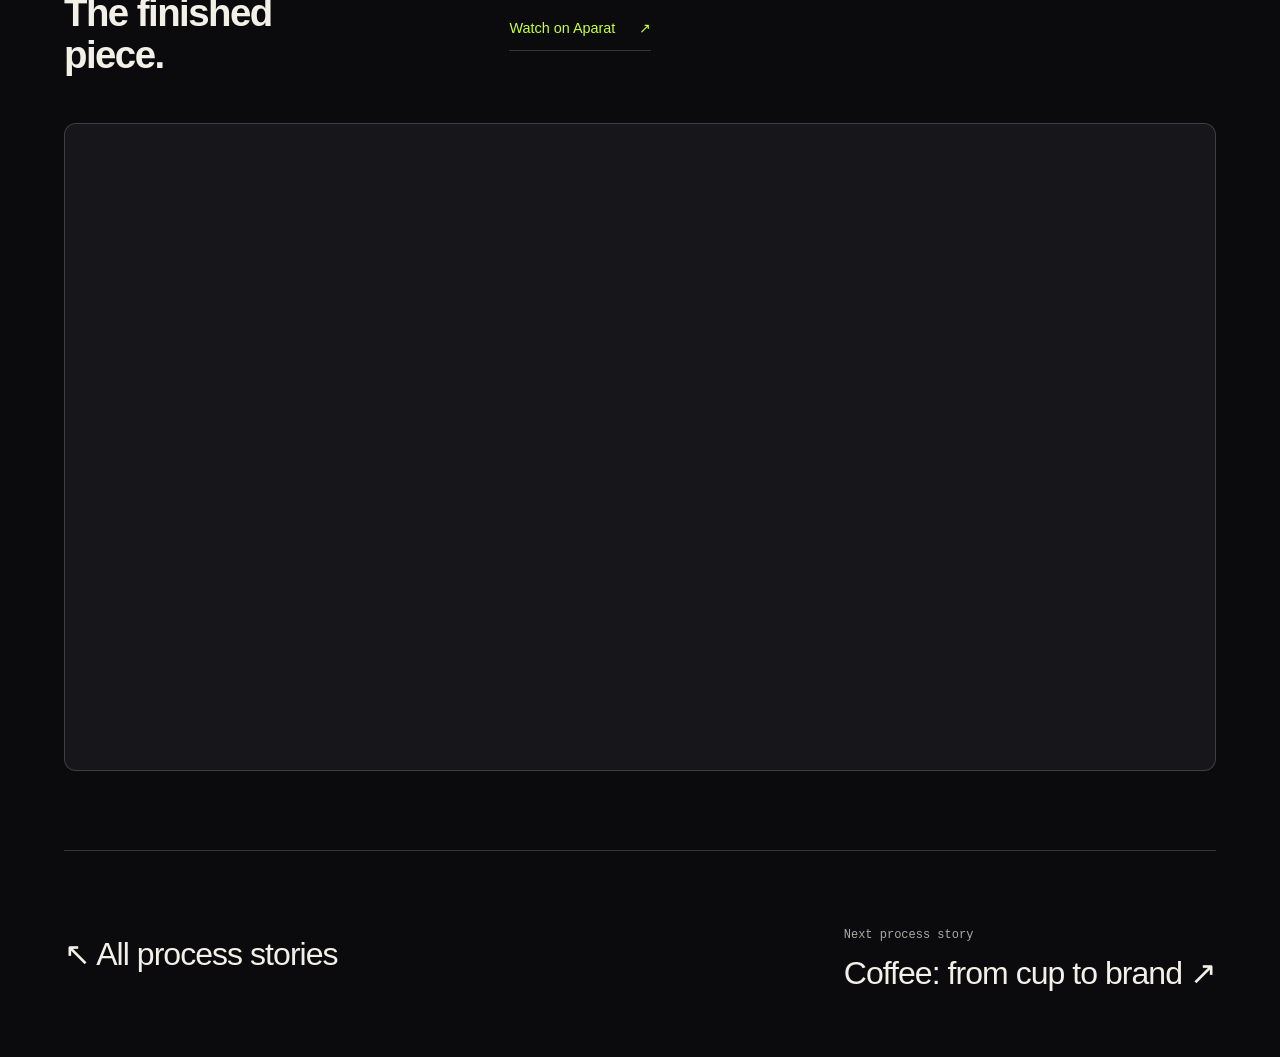
<file: dracula.html>
<!doctype html>
<html lang="en"><head><meta charset="UTF-8" /><meta name="viewport" content="width=device-width, initial-scale=1" /><meta name="theme-color" content="#0b0b0d" /><meta name="description" content="A Dracula-themed reveal for a custom dice set in Mencherz. The storyboard turns a product introduction into a short journey through a red-lit castle." /><title>Roll with Dracula — Case Study | minooshi</title><link rel="stylesheet" href="./styles.css" /><link rel="stylesheet" href="./process.css" /></head>
<body class="case-page"><header class="case-nav"><a class="wordmark" href="./index.html">minooshi<span>.</span></a><a class="case-back" href="./index.html#work">↖ Back to work</a></header>
<main class="case-main"><article><header class="case-hero"><span class="case-kicker">Mencherz / 3D promotional animation / Behind the process</span><h1>A dark corridor.<br /><em>An unexpected roll.</em></h1><p class="case-deck">A Dracula-themed reveal for a custom dice set in Mencherz. The storyboard turns a product introduction into a short journey through a red-lit castle.</p><dl class="case-facts"><div><dt>Project</dt><dd>Mencherz</dd></div><div><dt>Tools</dt><dd>Blender &amp; After Effects</dd></div><div><dt>Format</dt><dd>19 seconds · 3D motion</dd></div></dl></header>
<figure class="case-cover"><img src="./assets/projects/01-brle1gw.jpg" alt="Roll with Dracula — final animation poster" /><figcaption>From the finished animation. Explore the storyboard and process below.</figcaption></figure>
<nav class="case-toc" aria-label="Article sections"><a href="#brief">01 / The brief</a><a href="#storyboard">02 / Storyboard · Part one</a><a href="#reveal">03 / Storyboard · Part two</a><a href="#production">04 / Production</a><a href="#film">05 / Final animation</a></nav>
<section class="case-section" id="brief"><div><span class="case-step">01 / The brief</span><h2>Give the dice<br />a world of their own.</h2></div><div class="case-prose"><p>This promotional animation introduces a custom dice set for the Mencherz mobile game. The existing dice assets became the focus of a Dracula-inspired setting, with the work centered on presentation, animation, atmosphere, and compositing.</p><p>The concept places the reveal at the end of a journey. A stone corridor, red light, bats, and a coffin establish the theme before the dice take center stage.</p></div></section>
<section class="case-section" id="storyboard"><div><span class="case-step">02 / Storyboard · Part one</span><h2>Build anticipation<br />with the camera.</h2></div><div class="case-prose"><p>The first storyboard sheet plans a route through the castle. The camera enters an arched corridor, travels forward, and turns right into a hallway. Red illumination ties the spaces together.</p><p>Bats fly toward the camera, with a drawn note proposing a bat striking it. This interruption adds a sudden beat before the approach to the final room.</p></div><figure class="case-wide"><a href="./assets/process/dracula-storyboard-01.png"><img src="./assets/process/dracula-storyboard-01.png" width="1448" height="1086" alt="First storyboard sheet: arched stone corridors, red lighting, a right turn, and bats flying toward the camera." loading="lazy" /></a><figcaption>Storyboard 01 — setting the atmosphere and planning the camera path. Select the image to view the full-size board.</figcaption></figure></section>
<section class="case-section" id="reveal"><div><span class="case-step">03 / Storyboard · Part two</span><h2>Open the coffin.<br />Reveal the product.</h2></div><div class="case-prose"><p>The second sheet brings the camera toward a coffin. Its lid opens to reveal the die, which moves forward, grows in the frame, and rotates so the product becomes the focal point.</p><p>The final drawn panel proposes a stylized blood effect pouring down the screen. These boards document the planned sequence, from the first approach to the closing visual effect.</p></div><figure class="case-wide"><a href="./assets/process/dracula-storyboard-02.png"><img src="./assets/process/dracula-storyboard-02.png" width="1448" height="1086" alt="Second storyboard sheet: the camera approaches a coffin, its lid opens, a die moves forward, and a red liquid effect descends." loading="lazy" /></a><figcaption>Storyboard 02 — the coffin opening, dice reveal, and proposed closing effect. Select the image to view the full-size board.</figcaption></figure></section>
<section class="case-section" id="production"><div><span class="case-step">04 / Production</span><h2>Atmosphere meets<br />product motion.</h2></div><div class="case-prose"><p>The project combines Blender and After Effects. The 3D setting and animated presentation give the existing dice a themed context, while compositing brings the visual elements together.</p><p>The storyboard makes the intended shift in attention clear: first the environment, then the coffin, and finally the dice. The finished animation below is the final reference for how that plan translated into motion.</p></div></section>

<section class="case-section" id="film"><div><span class="case-step">05 / Final animation</span><h2>The finished<br />piece.</h2></div><div class="case-prose"><p>Watch the final 19-second animation.</p><a class="process-link" href="https://www.aparat.com/v/brle1gw" target="_blank" rel="noopener noreferrer">Watch on Aparat <span aria-hidden="true">↗</span></a></div><div class="case-wide"><iframe class="case-video" src="https://www.aparat.com/video/video/embed/videohash/brle1gw/vt/frame?titleShow=true" title="Roll with Dracula on Aparat" loading="lazy" allow="fullscreen; picture-in-picture" referrerpolicy="strict-origin-when-cross-origin" allowfullscreen></iframe></div></section>
</article><footer class="case-end"><a href="./index.html#process-stories">↖ All process stories</a><div><p>Next process story</p><a href="./coffee.html">Coffee: from cup to brand ↗</a></div></footer></main></body></html>
</file>
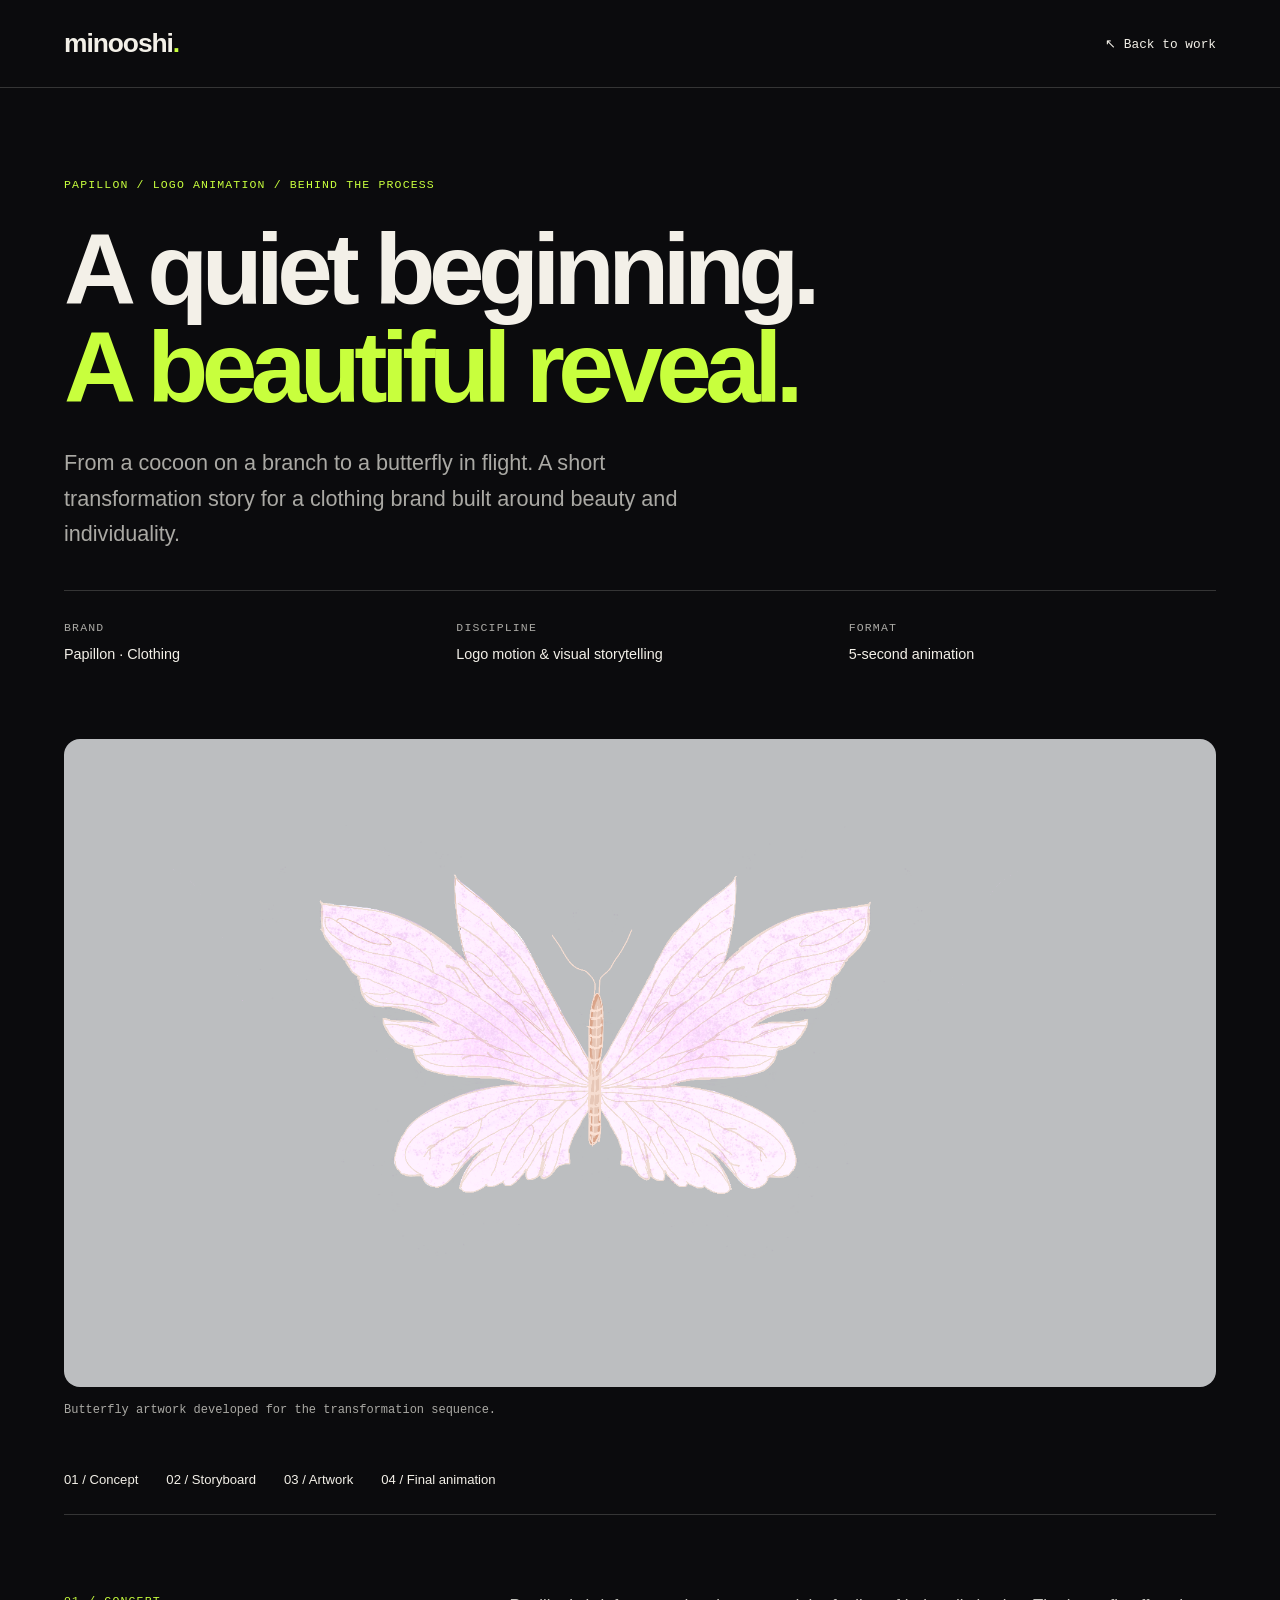
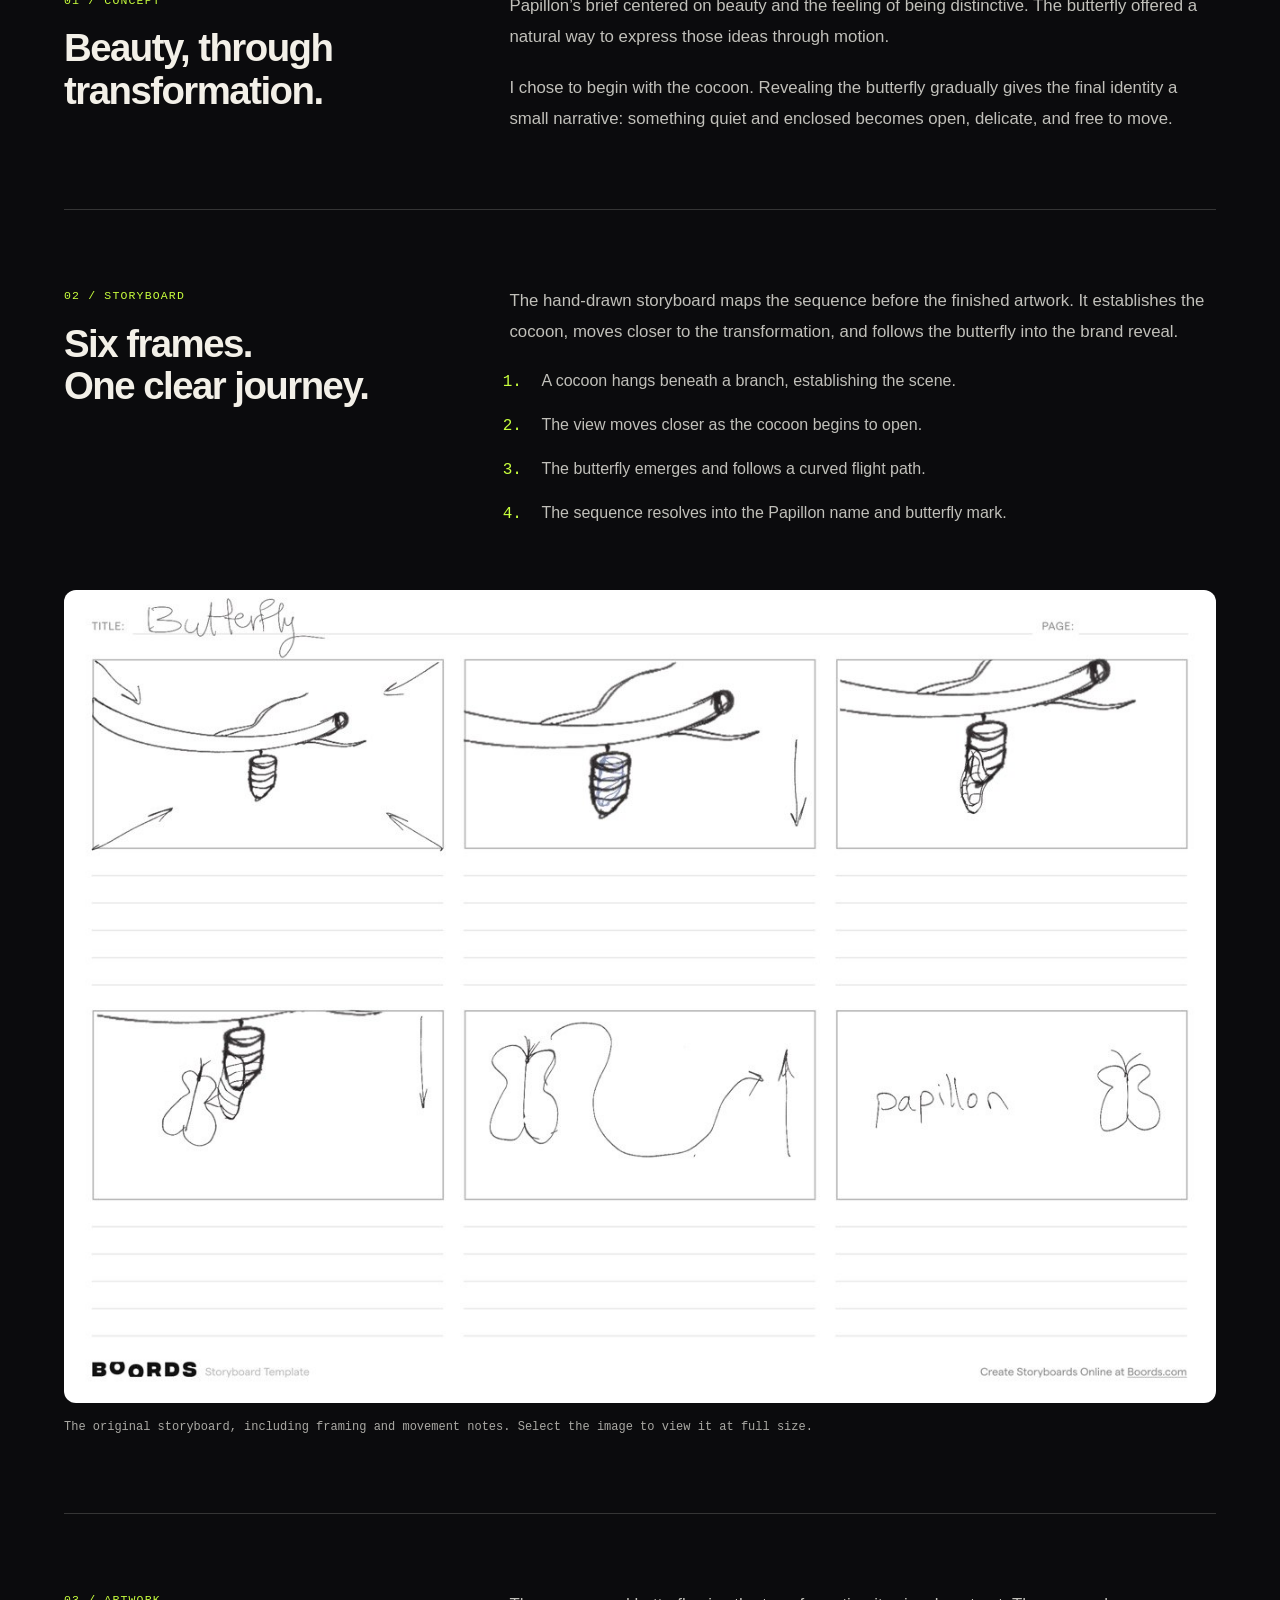
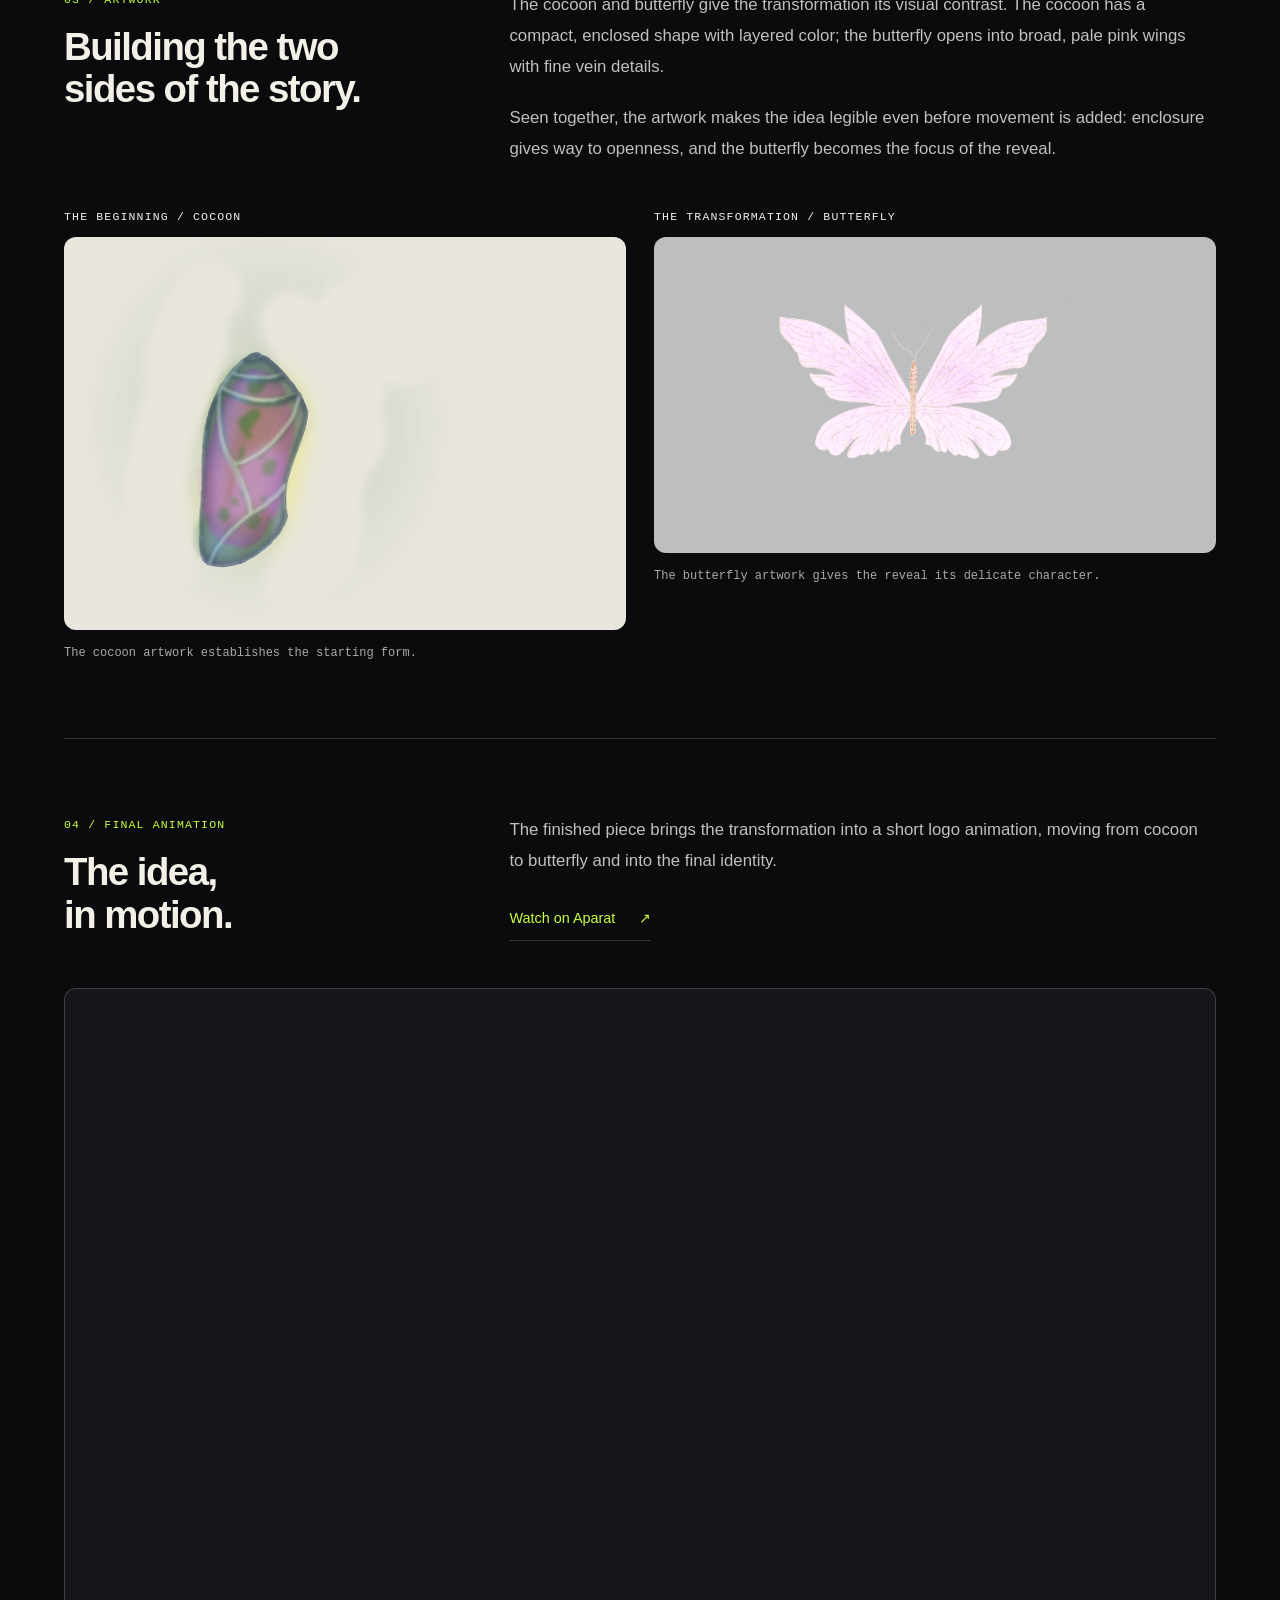
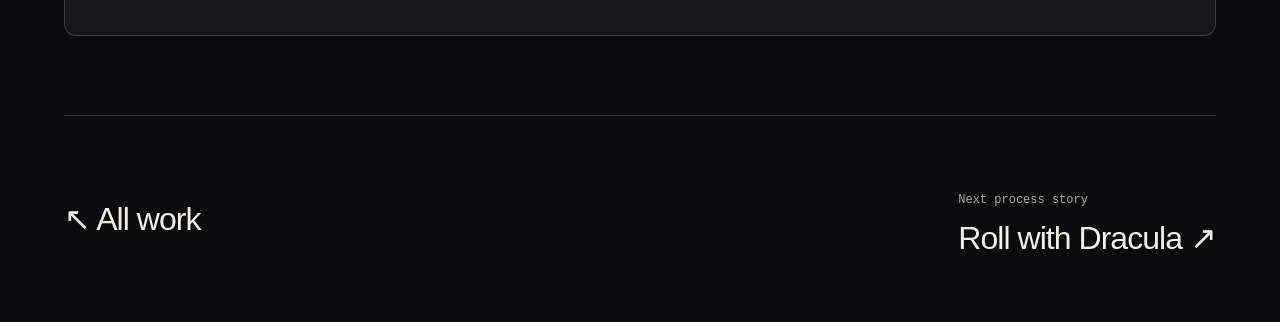
<file: papillon.html>
<!doctype html>
<html lang="en">
<head>
<meta charset="UTF-8" />
<meta name="viewport" content="width=device-width, initial-scale=1" />
<meta name="theme-color" content="#0b0b0d" />
<meta name="description" content="Inside Papillon’s logo animation: the transformation concept, hand-drawn storyboard, cocoon and butterfly artwork, and final motion piece." />
<title>Papillon — Cocoon to Butterfly | minooshi</title>
<link rel="stylesheet" href="./styles.css" /><link rel="stylesheet" href="./process.css" />
</head>
<body class="case-page">
<header class="case-nav"><a class="wordmark" href="./index.html">minooshi<span>.</span></a><a class="case-back" href="./index.html#work">↖ Back to work</a></header>
<main class="case-main"><article>
<header class="case-hero">
<span class="case-kicker">Papillon / Logo animation / Behind the process</span>
<h1>A quiet beginning.<br /><em>A beautiful reveal.</em></h1>
<p class="case-deck">From a cocoon on a branch to a butterfly in flight. A short transformation story for a clothing brand built around beauty and individuality.</p>
<dl class="case-facts"><div><dt>Brand</dt><dd>Papillon · Clothing</dd></div><div><dt>Discipline</dt><dd>Logo motion &amp; visual storytelling</dd></div><div><dt>Format</dt><dd>5-second animation</dd></div></dl>
</header>
<figure class="case-cover"><img src="./assets/process/butterfly.png" width="1920" height="1080" alt="Pale pink butterfly artwork with delicate veins and softly textured wings" /><figcaption>Butterfly artwork developed for the transformation sequence.</figcaption></figure>
<nav class="case-toc" aria-label="Article sections"><a href="#concept">01 / Concept</a><a href="#storyboard">02 / Storyboard</a><a href="#artwork">03 / Artwork</a><a href="#film">04 / Final animation</a></nav>
<section class="case-section" id="concept">
<div><span class="case-step">01 / Concept</span><h2>Beauty, through<br />transformation.</h2></div>
<div class="case-prose"><p>Papillon’s brief centered on beauty and the feeling of being distinctive. The butterfly offered a natural way to express those ideas through motion.</p><p>I chose to begin with the cocoon. Revealing the butterfly gradually gives the final identity a small narrative: something quiet and enclosed becomes open, delicate, and free to move.</p></div>
</section>
<section class="case-section" id="storyboard">
<div><span class="case-step">02 / Storyboard</span><h2>Six frames.<br />One clear journey.</h2></div>
<div class="case-prose"><p>The hand-drawn storyboard maps the sequence before the finished artwork. It establishes the cocoon, moves closer to the transformation, and follows the butterfly into the brand reveal.</p><ol class="case-beats"><li>A cocoon hangs beneath a branch, establishing the scene.</li><li>The view moves closer as the cocoon begins to open.</li><li>The butterfly emerges and follows a curved flight path.</li><li>The sequence resolves into the Papillon name and butterfly mark.</li></ol></div>
<figure class="case-wide"><a href="./assets/process/papillon-storyboard.jpg"><img src="./assets/process/papillon-storyboard.jpg" width="1280" height="904" alt="Six hand-drawn storyboard panels showing a hanging cocoon, the butterfly emerging and flying, and the Papillon logo reveal" loading="lazy" /></a><figcaption>The original storyboard, including framing and movement notes. Select the image to view it at full size.</figcaption></figure>
</section>
<section class="case-section" id="artwork">
<div><span class="case-step">03 / Artwork</span><h2>Building the two<br />sides of the story.</h2></div>
<div class="case-prose"><p>The cocoon and butterfly give the transformation its visual contrast. The cocoon has a compact, enclosed shape with layered color; the butterfly opens into broad, pale pink wings with fine vein details.</p><p>Seen together, the artwork makes the idea legible even before movement is added: enclosure gives way to openness, and the butterfly becomes the focus of the reveal.</p></div>
<div class="case-gallery">
<figure><span class="case-media-label">The beginning / Cocoon</span><img src="./assets/process/cocoon.png" width="2388" height="1668" alt="Painted cocoon artwork with purple and green tones and a surrounding glow" loading="lazy" /><figcaption>The cocoon artwork establishes the starting form.</figcaption></figure>
<figure><span class="case-media-label">The transformation / Butterfly</span><img src="./assets/process/butterfly.png" width="1920" height="1080" alt="Pink butterfly with open wings and fine line details" loading="lazy" /><figcaption>The butterfly artwork gives the reveal its delicate character.</figcaption></figure>
</div></section>
<section class="case-section" id="film">
<div><span class="case-step">04 / Final animation</span><h2>The idea,<br />in motion.</h2></div>
<div class="case-prose"><p>The finished piece brings the transformation into a short logo animation, moving from cocoon to butterfly and into the final identity.</p><a class="process-link" href="https://www.aparat.com/v/qvf1m2v" target="_blank" rel="noopener noreferrer">Watch on Aparat <span aria-hidden="true">↗</span></a></div>
<div class="case-wide"><iframe class="case-video" src="https://www.aparat.com/video/video/embed/videohash/qvf1m2v/vt/frame?titleShow=true" title="Papillon — Cocoon to Butterfly logo animation on Aparat" loading="lazy" allow="fullscreen; picture-in-picture" referrerpolicy="strict-origin-when-cross-origin" allowfullscreen></iframe></div>
</section></article>
<footer class="case-end"><a href="./index.html#work">↖ All work</a><div><p>Next process story</p><a href="./dracula.html">Roll with Dracula ↗</a></div></footer>
</main></body></html>
</file>
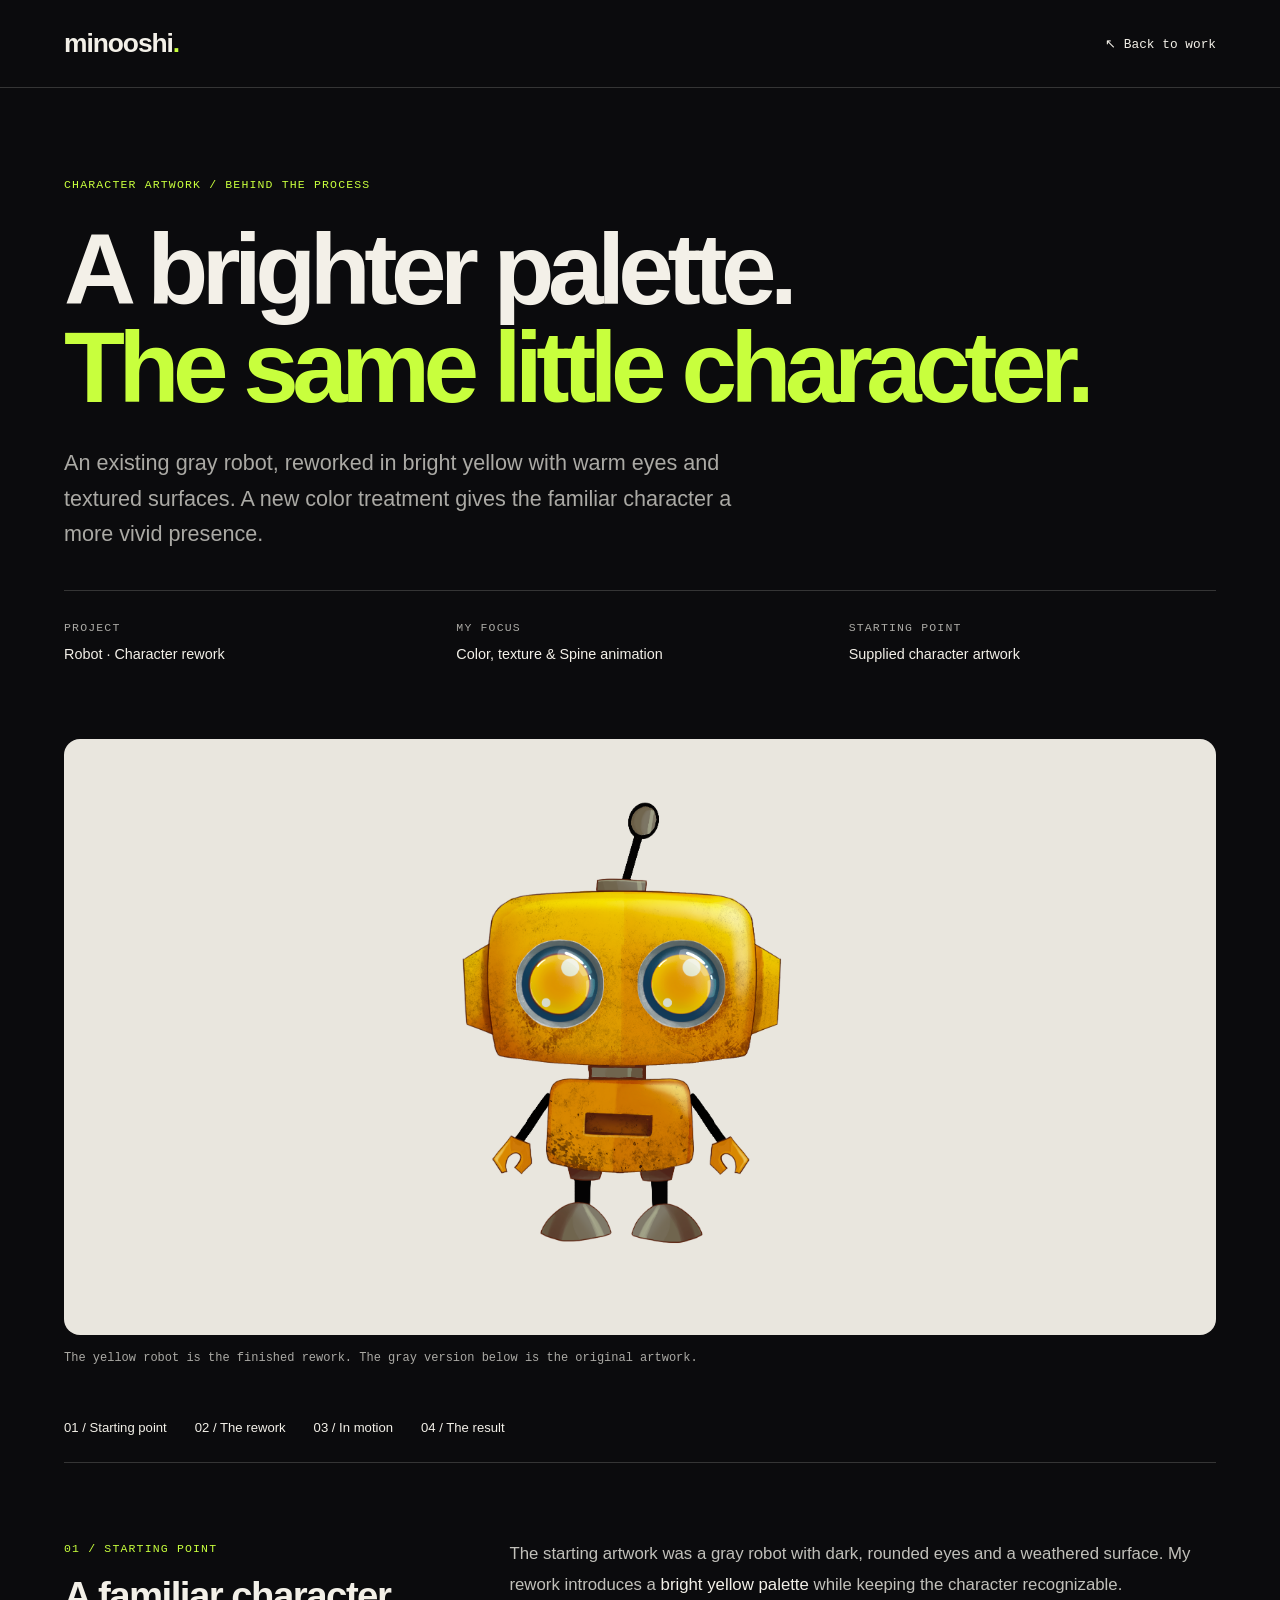
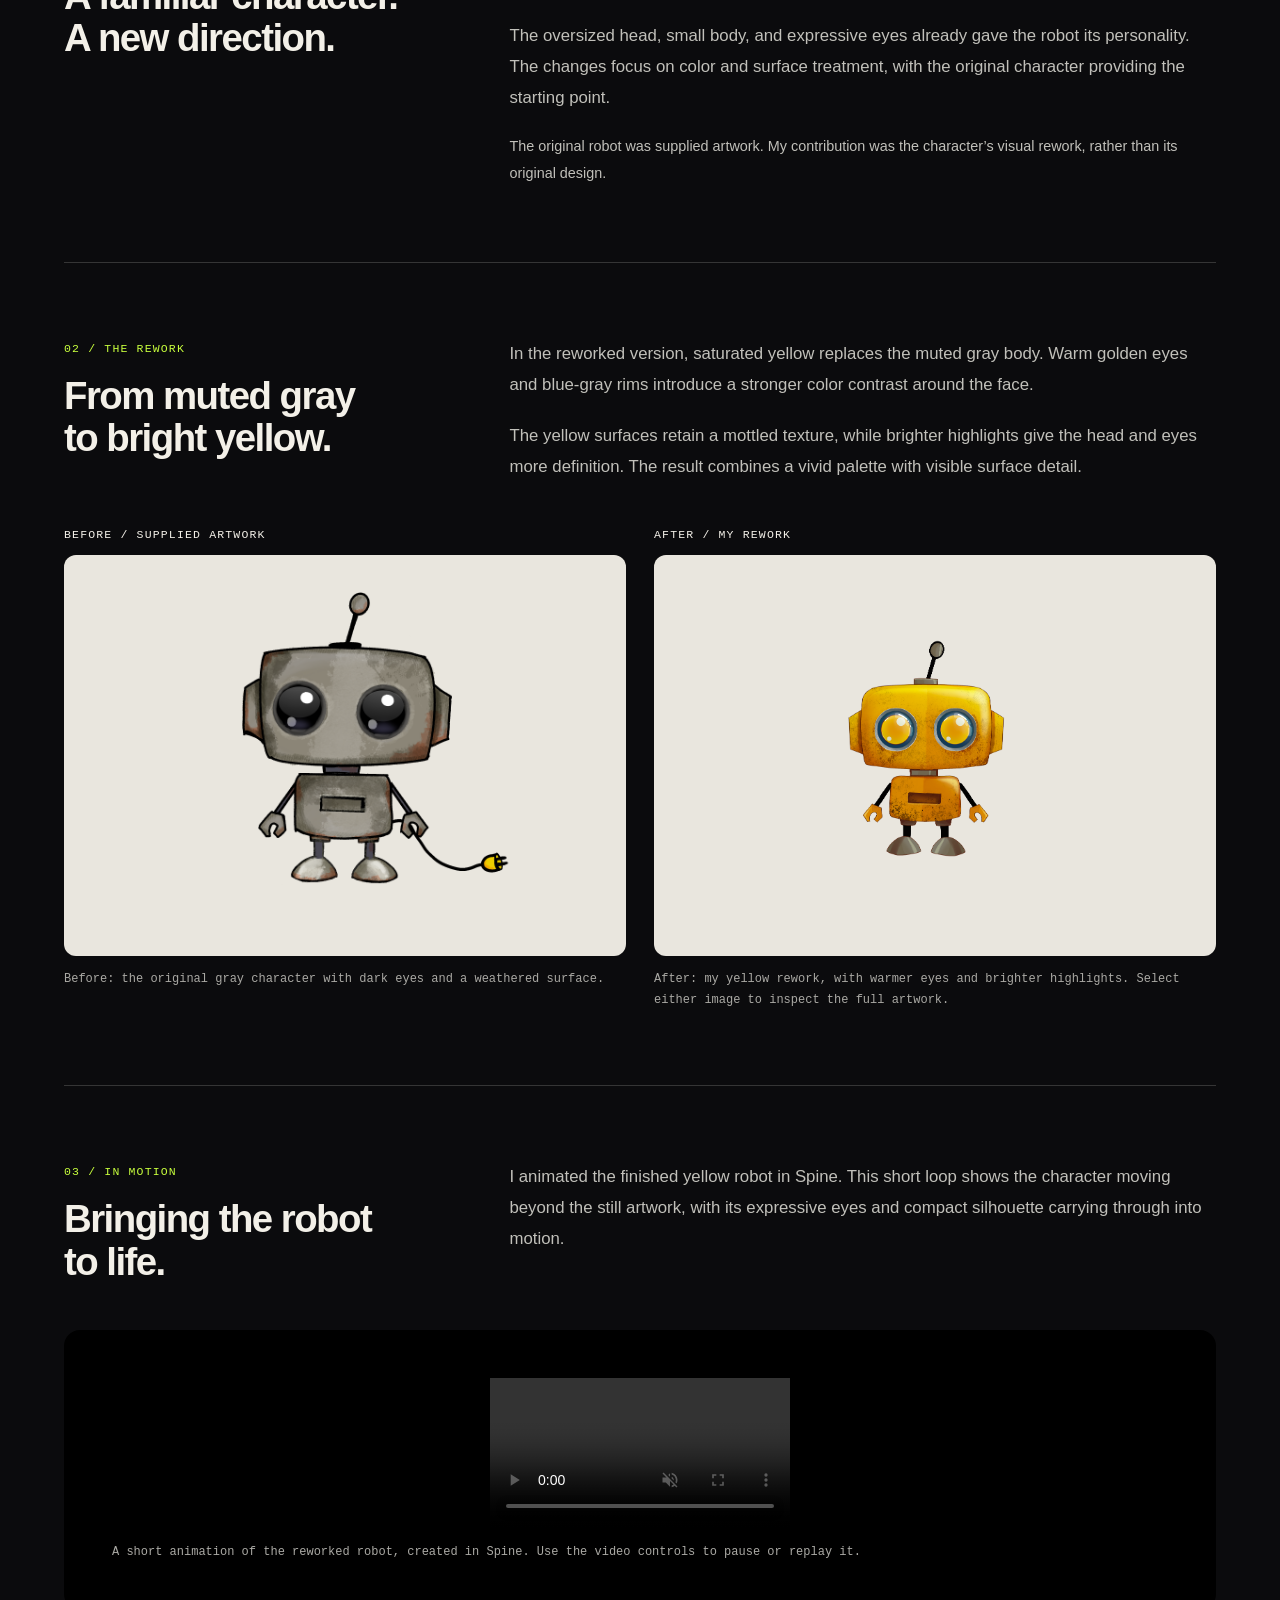
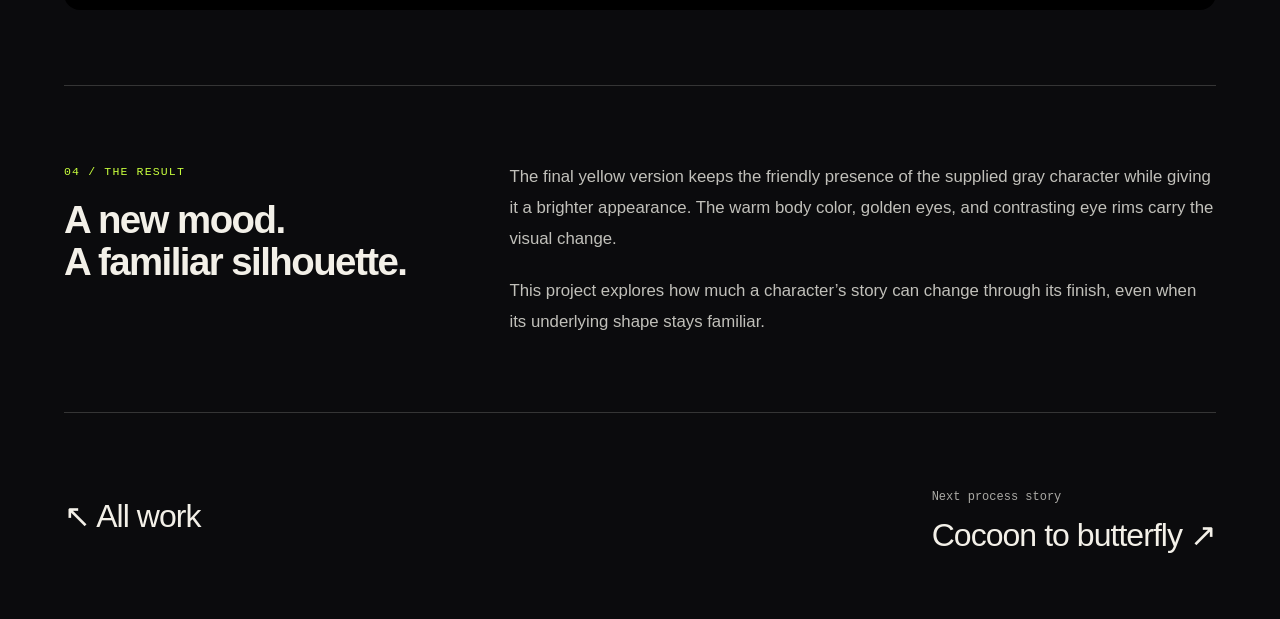
<file: robot.html>
<!doctype html>
<html lang="en">
<head>
<meta charset="UTF-8" />
<meta name="viewport" content="width=device-width, initial-scale=1" />
<meta name="theme-color" content="#0b0b0d" />
<meta name="description" content="Reworking a gray robot into a bright yellow character: color, texture, and a before-and-after look at the artwork." />
<title>Robot — Character Artwork &amp; Process | minooshi</title>
<link rel="stylesheet" href="./styles.css" /><link rel="stylesheet" href="./process.css" />
</head>
<body class="case-page">
<header class="case-nav"><a class="wordmark" href="./index.html">minooshi<span>.</span></a><a class="case-back" href="./index.html#work">↖ Back to work</a></header>
<main class="case-main"><article>
<header class="case-hero">
<span class="case-kicker">Character artwork / Behind the process</span>
<h1>A brighter palette.<br /><em>The same little character.</em></h1>
<p class="case-deck">An existing gray robot, reworked in bright yellow with warm eyes and textured surfaces. A new color treatment gives the familiar character a more vivid presence.</p>
<dl class="case-facts"><div><dt>Project</dt><dd>Robot · Character rework</dd></div><div><dt>My focus</dt><dd>Color, texture &amp; Spine animation</dd></div><div><dt>Starting point</dt><dd>Supplied character artwork</dd></div></dl>
</header>
<figure class="case-cover"><img src="./assets/process/robot-original.png" width="3225" height="1668" alt="The reworked robot with a bright yellow body, golden eyes, and blue-gray eye rims" /><figcaption>The yellow robot is the finished rework. The gray version below is the original artwork.</figcaption></figure>
<nav class="case-toc" aria-label="Article sections"><a href="#brief">01 / Starting point</a><a href="#rework">02 / The rework</a><a href="#motion">03 / In motion</a><a href="#result">04 / The result</a></nav>
<section class="case-section" id="brief">
<div><span class="case-step">01 / Starting point</span><h2>A familiar character.<br />A new direction.</h2></div>
<div class="case-prose"><p>The starting artwork was a gray robot with dark, rounded eyes and a weathered surface. My rework introduces a <strong>bright yellow palette</strong> while keeping the character recognizable.</p><p>The oversized head, small body, and expressive eyes already gave the robot its personality. The changes focus on color and surface treatment, with the original character providing the starting point.</p><p class="case-credit">The original robot was supplied artwork. My contribution was the character’s visual rework, rather than its original design.</p></div>
</section>
<section class="case-section" id="rework">
<div><span class="case-step">02 / The rework</span><h2>From muted gray<br />to bright yellow.</h2></div>
<div class="case-prose"><p>In the reworked version, saturated yellow replaces the muted gray body. Warm golden eyes and blue-gray rims introduce a stronger color contrast around the face.</p><p>The yellow surfaces retain a mottled texture, while brighter highlights give the head and eyes more definition. The result combines a vivid palette with visible surface detail.</p></div>
<div class="case-gallery robot-comparison">
<figure><span class="case-media-label">Before / Supplied artwork</span><a href="./assets/process/robot-reworked.png"><img src="./assets/process/robot-reworked.png" width="2388" height="1668" alt="Original gray robot with dark eyes and a weathered metal finish" loading="lazy" /></a><figcaption>Before: the original gray character with dark eyes and a weathered surface.</figcaption></figure>
<figure><span class="case-media-label">After / My rework</span><a href="./assets/process/robot-original.png"><img src="./assets/process/robot-original.png" width="3225" height="1668" alt="Reworked yellow robot with golden eyes, blue-gray rims, and textured surfaces" loading="lazy" /></a><figcaption>After: my yellow rework, with warmer eyes and brighter highlights. Select either image to inspect the full artwork.</figcaption></figure>
</div></section>
<section class="case-section" id="motion">
<div><span class="case-step">03 / In motion</span><h2>Bringing the robot<br />to life.</h2></div>
<div class="case-prose"><p>I animated the finished yellow robot in Spine. This short loop shows the character moving beyond the still artwork, with its expressive eyes and compact silhouette carrying through into motion.</p></div>
<figure class="case-wide case-motion"><video class="case-motion-video" autoplay muted loop playsinline controls preload="metadata" width="720" height="1036" aria-label="Short looping Spine animation of the yellow robot"><source src="./assets/process/robot-spine-v2.mp4" type="video/mp4" />Your browser does not support this video.</video><figcaption>A short animation of the reworked robot, created in Spine. Use the video controls to pause or replay it.</figcaption></figure>
</section>
<section class="case-section" id="result">
<div><span class="case-step">04 / The result</span><h2>A new mood.<br />A familiar silhouette.</h2></div>
<div class="case-prose"><p>The final yellow version keeps the friendly presence of the supplied gray character while giving it a brighter appearance. The warm body color, golden eyes, and contrasting eye rims carry the visual change.</p><p>This project explores how much a character’s story can change through its finish, even when its underlying shape stays familiar.</p></div>
</section></article>
<footer class="case-end"><a href="./index.html#work">↖ All work</a><div><p>Next process story</p><a href="./papillon.html">Cocoon to butterfly ↗</a></div></footer>
</main></body></html>
</file>
<file: styles.css>
:root {
  --ink: #0b0b0d;
  --ink-soft: #17171b;
  --paper: #f3f0e8;
  --muted: #aaa9a4;
  --acid: #c8ff3d;
  --line: rgba(243, 240, 232, 0.18);
  --background: var(--ink);
  --foreground: var(--paper);
  --card: var(--ink-soft);
  --card-foreground: var(--paper);
  --popover: var(--ink-soft);
  --popover-foreground: var(--paper);
  --primary: var(--acid);
  --primary-foreground: var(--ink);
  --secondary: #242429;
  --secondary-foreground: var(--paper);
  --muted-foreground: var(--muted);
  --accent: var(--acid);
  --accent-foreground: var(--ink);
  --destructive: #ff5d56;
  --border: var(--line);
  --input: var(--line);
  --ring: var(--acid);
  --radius: 1rem;
  --font-display: Arial, Helvetica, sans-serif;
  --font-mono: "Courier New", Courier, monospace;
  --scroll-progress: 0;
  --hero-copy-y: 0px;
  --hero-title-x: 0px;
  --hero-accent-x: 0px;
  --hero-reel-y: 0px;
  --hero-reel-rotate: 0deg;
  --hero-word-y: 0px;
  --hero-word-rotate: -90deg;
}

* { box-sizing: border-box; }

html {
  scroll-behavior: smooth;
  background: var(--ink);
}

body {
  margin: 0;
  overflow-x: hidden;
  background: var(--ink);
  color: var(--paper);
  font-family: var(--font-display), Arial, sans-serif;
  text-rendering: optimizeLegibility;
}

@media (hover: hover) and (pointer: fine) {
  body.has-motion-cursor,
  body.has-motion-cursor * { cursor: none !important; }

  .motion-cursor {
    --cursor-size: 34px;
    --cursor-anchor: -18%;
    --cursor-scale: 1;
    position: fixed;
    z-index: 10000;
    top: 0;
    left: 0;
    width: var(--cursor-size);
    height: var(--cursor-size);
    pointer-events: none;
    opacity: 0;
    background: url('./assets/ui/cursor.png') center / contain no-repeat;
    filter: invert(1) drop-shadow(0 2px 8px rgba(0,0,0,.22));
    mix-blend-mode: difference;
    transform: translate3d(var(--cursor-x, -100px), var(--cursor-y, -100px), 0)
      translate(var(--cursor-anchor), var(--cursor-anchor)) scale(var(--cursor-scale));
    transition: opacity .16s ease, width .22s ease, height .22s ease;
    will-change: transform;
  }

  .motion-cursor.is-visible:not(.cursor-ghost) { opacity: 1; }
  .motion-cursor.is-camera {
    --cursor-size: 48px;
    --cursor-anchor: -50%;
    background-image: url('./assets/ui/video-camera.png');
  }
  .motion-cursor.is-pressed { --cursor-scale: .8; }

  .cursor-ghost {
    z-index: 9999;
    opacity: 0;
    transform: translate3d(var(--cursor-x, -100px), var(--cursor-y, -100px), 0)
      translate(var(--cursor-anchor), var(--cursor-anchor)) scale(var(--ghost-scale, .82));
  }
  .cursor-ghost.is-visible { opacity: var(--ghost-opacity, .12); }
}

button,
input,
textarea { font: inherit; }

button { color: inherit; }

a { color: inherit; text-decoration: none; }

::selection { background: var(--acid); color: var(--ink); }

:focus-visible {
  outline: 2px solid var(--acid);
  outline-offset: 4px;
}

.site-shell {
  min-height: 100vh;
  overflow: hidden;
  background: var(--ink);
}

.scroll-progress {
  position: fixed;
  z-index: 100;
  inset: 0 0 auto;
  height: 3px;
  background: var(--acid);
  transform: scaleX(var(--scroll-progress));
  transform-origin: left;
}

.site-header {
  position: fixed;
  z-index: 50;
  top: 14px;
  left: 18px;
  right: 18px;
  height: 58px;
  display: grid;
  grid-template-columns: 1fr auto 1fr;
  align-items: center;
  padding: 0 10px 0 20px;
  border: 1px solid rgba(255,255,255,.12);
  border-radius: 16px;
  background: rgba(11,11,13,.82);
  box-shadow: 0 14px 45px rgba(0,0,0,.12);
  backdrop-filter: blur(18px);
}

.wordmark,
.footer-wordmark {
  width: max-content;
  font-size: 1.1rem;
  font-weight: 760;
  letter-spacing: -.04em;
}

.wordmark span,
.footer-wordmark span,
.mobile-sheet-title span { color: var(--acid); }

.desktop-nav {
  display: flex;
  gap: 30px;
  font: 500 .875rem/1 var(--font-mono), monospace;
  text-transform: uppercase;
  letter-spacing: .07em;
}

.desktop-nav a { color: #cac9c4; transition: color .25s ease; }
.desktop-nav a:hover { color: var(--paper); }

.contact-pill {
  justify-self: end;
  display: flex;
  align-items: center;
  gap: 10px;
  padding: 10px 14px;
  border-radius: 11px;
  background: var(--acid);
  color: var(--ink);
  font: 650 .875rem/1 var(--font-mono), monospace;
  transition: transform .25s ease, background .25s ease;
}

.contact-pill:hover { transform: translateY(-2px); background: #d8ff76; }
.contact-pill svg,
.scroll-cue svg { width: 17px; height: 17px; }

.menu-trigger { display: none !important; }

.hero {
  min-height: 100svh;
  display: grid;
  grid-template-columns: minmax(0, 1.45fr) minmax(340px, .8fr);
  gap: 12px;
  padding: 84px 18px 18px;
}

.hero-copy,
.reel-card { border-radius: 24px !important; }

.hero-copy {
  position: relative;
  min-height: calc(100svh - 102px);
  display: flex;
  flex-direction: column;
  justify-content: space-between;
  overflow: hidden;
  isolation: isolate;
  padding: clamp(24px, 3vw, 52px);
  color: var(--ink);
  background: var(--paper);
  transform: translate3d(0, var(--hero-copy-y), 0);
  transform-origin: 0 0;
  will-change: transform;
}

.hero-copy > :not(.orbital-scene) { position: relative; z-index: 2; }

.orbital-scene {
  position: absolute;
  z-index: 0;
  inset: 0;
  overflow: hidden;
  pointer-events: none;
  background:
    radial-gradient(circle at 72% 46%, rgba(200,255,61,.1), transparent 34%),
    linear-gradient(115deg, transparent 55%, rgba(11,11,13,.025));
}

.planet-core {
  position: absolute;
  width: clamp(340px, 48vw, 720px);
  aspect-ratio: 1;
  top: 8%;
  right: -18%;
  border-radius: 50%;
  opacity: .42;
  background:
    radial-gradient(circle at 31% 27%, rgba(255,255,255,.95) 0 3%, rgba(200,255,61,.62) 8%, transparent 23%),
    radial-gradient(circle at 62% 70%, rgba(11,11,13,.52), transparent 42%),
    conic-gradient(from 35deg, #dedbd1, #77766f, #ece9df, #a6a49d, #c8ff3d, #77766f, #dedbd1);
  box-shadow:
    inset 34px 18px 70px rgba(255,255,255,.38),
    inset -55px -34px 90px rgba(11,11,13,.55),
    0 55px 110px rgba(11,11,13,.12);
  animation: planet-drift 16s ease-in-out infinite alternate, planet-turn 28s linear infinite;
}

.planet-core::after {
  content: '';
  position: absolute;
  inset: 7%;
  border-radius: inherit;
  border: 1px solid rgba(243,240,232,.36);
  box-shadow: inset 0 0 45px rgba(243,240,232,.2);
}

.planet-ring {
  position: absolute;
  width: clamp(470px, 65vw, 980px);
  aspect-ratio: 1;
  top: -2%;
  right: -30%;
  border: 1px solid rgba(11,11,13,.2);
  border-radius: 50%;
  transform: rotate(-13deg) scaleY(.42);
  transform-origin: center;
}

.ring-one { animation: orbit-breathe 11s ease-in-out infinite alternate; }
.ring-two {
  width: clamp(390px, 55vw, 840px);
  top: 4%;
  right: -24%;
  border-color: rgba(200,255,61,.75);
  transform: rotate(18deg) scaleY(.48);
  animation: orbit-breathe-alt 14s ease-in-out infinite alternate;
}

.orbit-satellite {
  position: absolute;
  width: 13px;
  height: 13px;
  top: 27%;
  right: 13%;
  border-radius: 50%;
  background: var(--acid);
  box-shadow: 0 0 0 8px rgba(200,255,61,.16), 0 0 28px rgba(200,255,61,.55);
  animation: satellite-float 9s ease-in-out infinite alternate;
}

.hero-kicker,
.hero-bottom,
.section-heading,
.eyebrow,
.project-meta,
.reel-index,
.reel-caption,
.project-number,
.project-format,
.about-note,
.capability-row > span,
.socials,
.form-row label,
.form-status,
.site-footer,
.modal-details span {
  font-family: var(--font-mono), monospace;
}

.hero-kicker,
.hero-bottom {
  display: flex;
  justify-content: space-between;
  gap: 24px;
  font-size: .8rem;
  font-weight: 540;
  line-height: 1.4;
  text-transform: uppercase;
  letter-spacing: .06em;
}

.availability { display: flex; align-items: center; gap: 8px; }
.availability i {
  width: 7px;
  height: 7px;
  border-radius: 50%;
  background: #48bf64;
  box-shadow: 0 0 0 4px rgba(72,191,100,.13);
  animation: status-pulse 2s ease-in-out infinite;
}

.hero h1 {
  margin: auto 0;
  max-width: 11ch;
  font-size: clamp(4.4rem, 9.2vw, 9.2rem);
  line-height: .83;
  letter-spacing: -.085em;
  font-weight: 690;
  transform: translate3d(var(--hero-title-x), 0, 0);
  will-change: transform;
}

.hero h1 span {
  display: block;
  color: #85837c;
  font-style: italic;
  font-weight: 480;
  transform: translate3d(var(--hero-accent-x), 0, 0);
}

.hero-bottom { align-items: flex-end; }
.hero-bottom p {
  max-width: 440px;
  margin: 0;
  font-family: var(--font-display), sans-serif;
  font-size: clamp(.95rem, 1.35vw, 1.25rem);
  font-weight: 520;
  line-height: 1.2;
  letter-spacing: -.025em;
  text-transform: none;
}

.scroll-cue {
  display: flex;
  align-items: center;
  gap: 8px;
  white-space: nowrap;
}

.reel-card {
  position: relative !important;
  min-height: calc(100svh - 102px) !important;
  height: auto !important;
  width: 100%;
  display: block !important;
  overflow: hidden;
  isolation: isolate;
  padding: 0 !important;
  border: 0 !important;
  color: var(--paper) !important;
  background: #190b19 !important;
  cursor: pointer;
  transform: translate3d(0, var(--hero-reel-y), 0) rotate(var(--hero-reel-rotate));
  transform-origin: 50% 20%;
  will-change: transform;
}

.reel-card::after {
  content: '';
  position: absolute;
  inset: 0;
  z-index: 0;
  background: linear-gradient(180deg, rgba(0,0,0,.48), transparent 28%, transparent 50%, rgba(0,0,0,.76));
}

.reel-cover {
  position: absolute;
  inset: 0;
  width: 100%;
  height: 100%;
  object-fit: cover;
  object-position: center 42%;
  transition: transform .8s cubic-bezier(.2,.8,.2,1);
}

.reel-card:hover .reel-cover { transform: scale(1.04); }

.reel-index,
.reel-caption {
  position: absolute;
  z-index: 1;
  font-size: .8rem;
  font-weight: 620;
  line-height: 1;
  text-transform: uppercase;
  letter-spacing: .07em;
}

.reel-index { top: 26px; left: 28px; }
.reel-caption { right: 28px; bottom: 28px; }

.reel-title {
  position: absolute;
  z-index: 1;
  left: 28px;
  bottom: 72px;
  font-size: clamp(2.8rem, 5vw, 5rem);
  line-height: .94;
  font-weight: 720;
  letter-spacing: -.065em;
  text-align: left;
}

.play-button {
  position: absolute;
  z-index: 1;
  left: 50%;
  top: 50%;
  width: 78px;
  height: 78px;
  display: grid;
  place-items: center;
  border-radius: 50%;
  transform: translate(-50%,-50%);
  color: var(--paper);
  background: var(--ink);
  box-shadow: 0 15px 45px rgba(0,0,0,.22);
  transition: transform .35s cubic-bezier(.2,.8,.2,1);
}

.play-button svg { width: 25px; }
.reel-card:hover .play-button { transform: translate(-50%,-50%) scale(1.13); }

.marquee {
  overflow: hidden;
  border-block: 1px solid var(--line);
  padding: 18px 0;
  font-size: clamp(1rem, 1.8vw, 1.45rem);
  font-weight: 610;
  letter-spacing: -.03em;
  white-space: nowrap;
}

.marquee div {
  display: flex;
  width: max-content;
  align-items: center;
  gap: 22px;
  animation: marquee 24s linear infinite;
}

.marquee i {
  width: 8px;
  height: 8px;
  margin: 0 20px;
  border-radius: 50%;
  background: var(--acid);
}

.work-section {
  padding: clamp(90px, 12vw, 180px) 18px;
  isolation: isolate;
}

.section-heading {
  position: relative;
  z-index: 0;
  display: grid;
  grid-template-columns: minmax(140px, .55fr) minmax(0, 2fr) minmax(220px, .7fr);
  gap: clamp(24px, 3vw, 52px);
  align-items: start;
  margin-bottom: clamp(72px, 9vw, 128px);
  padding-top: 22px;
  border-top: 1px solid var(--line);
}

.eyebrow {
  font-size: .78rem;
  font-weight: 550;
  text-transform: uppercase;
  letter-spacing: .07em;
}

.section-heading h2,
.contact-copy h2 {
  margin: 0;
  font-size: clamp(3.4rem, 7vw, 7rem);
  font-weight: 610;
  line-height: .88;
  letter-spacing: -.075em;
}

.section-heading h2 { font-family: var(--font-display), Arial, sans-serif; }
.section-heading h2 span { display: block; white-space: nowrap; }
.section-heading h2 em { color: var(--acid); font-style: normal; font-weight: 400; }

.section-intro {
  min-height: 100%;
  display: flex;
  flex-direction: column;
  justify-content: space-between;
  gap: 42px;
}

.work-count {
  color: rgba(243,240,232,.12);
  font-family: var(--font-display), Arial, sans-serif;
  font-size: clamp(5rem, 9vw, 9rem);
  font-weight: 700;
  line-height: .72;
  letter-spacing: -.08em;
}

.section-intro p {
  max-width: 280px;
  margin: 0;
  color: var(--muted);
  font-family: var(--font-display), sans-serif;
  font-size: 1rem;
  line-height: 1.35;
  letter-spacing: -.02em;
}

.project-grid {
  position: relative;
  z-index: 2;
  display: grid;
  grid-template-columns: repeat(2, minmax(0, 1fr));
  gap: clamp(54px, 7vw, 110px) 12px;
  background: var(--ink);
  box-shadow: 0 -48px 42px 18px var(--ink);
}

.project { min-width: 0; }

.project-card {
  position: relative !important;
  width: 100%;
  height: auto !important;
  aspect-ratio: 16 / 10;
  display: block !important;
  overflow: hidden;
  padding: 0 !important;
  border: 0 !important;
  border-radius: 22px !important;
  color: var(--paper) !important;
  background: #151519 !important;
  cursor: pointer;
  transform: translate3d(0, var(--depth-y, 0px), 0) rotate(var(--depth-rotate, 0deg));
  transform-origin: 50% 50%;
  will-change: transform;
}

.project:nth-child(3n + 2) .project-card { aspect-ratio: 16 / 12; }
.project:nth-child(4n + 3) .project-card { aspect-ratio: 16 / 9; }

.project-poster,
.project-shade {
  position: absolute;
  inset: 0;
  width: 100%;
  height: 100%;
}

.project-poster {
  object-fit: cover;
  transform: scale(1.015);
  filter: saturate(.88) contrast(1.04);
  transition: transform 1s cubic-bezier(.16,1,.3,1), filter .7s ease;
}

.project-shade {
  z-index: 1;
  background:
    linear-gradient(180deg, rgba(0,0,0,.36), transparent 34%, transparent 64%, rgba(0,0,0,.48)),
    radial-gradient(circle at 50% 45%, transparent 20%, rgba(0,0,0,.14) 100%);
  transition: background .7s ease;
}

.project-card:hover .project-poster { transform: scale(1.075); filter: saturate(1.06) contrast(1.02); }

.project-number,
.project-format {
  position: absolute;
  z-index: 3;
  font-size: .78rem;
  font-weight: 650;
  letter-spacing: .07em;
}

.project-number { top: 20px; left: 22px; }
.project-format { right: 22px; bottom: 20px; }

.project-word {
  position: absolute;
  z-index: 2;
  top: calc(50% + var(--word-drift, 0px));
  left: 50%;
  transform: translate(-50%,-50%);
  font-size: clamp(3rem, 8vw, 8rem);
  font-weight: 760;
  line-height: .8;
  letter-spacing: -.09em;
  mix-blend-mode: difference;
  color: var(--paper);
  transition: letter-spacing .7s cubic-bezier(.16,1,.3,1);
}

.project-card:hover .project-word { letter-spacing: .02em; }

.project-play {
  position: absolute;
  z-index: 4;
  right: 18px;
  top: 18px;
  width: 50px;
  height: 50px;
  display: grid;
  place-items: center;
  border-radius: 50%;
  color: var(--paper);
  background: var(--ink);
  transform: scale(0);
  transition: transform .35s cubic-bezier(.16,1,.3,1);
}

.project-play svg { width: 17px; }
.project-card:hover .project-play { transform: scale(1); }

.project-meta {
  display: grid;
  grid-template-columns: 1fr auto;
  gap: 24px;
  padding: 18px 3px 0;
}

.project-meta > div:last-child { text-align: right; }
.project-meta h3 { margin: 0 0 5px; font-family: var(--font-display), sans-serif; font-size: 1.25rem; letter-spacing: -.035em; }
.project-meta p { margin: 0 0 5px; color: var(--muted); font-size: .78rem; line-height: 1.35; text-transform: uppercase; letter-spacing: .055em; }

.about-section {
  padding: clamp(90px, 12vw, 180px) 18px;
  border-radius: 34px 34px 0 0;
  color: var(--ink);
  background: var(--paper);
}

.about-statement {
  display: grid;
  grid-template-columns: minmax(150px, .48fr) minmax(0, 2.7fr);
  gap: clamp(28px, 4vw, 72px);
  padding-bottom: clamp(100px, 14vw, 210px);
}

.about-statement > p {
  max-width: 1320px;
  margin: 0;
  font-size: clamp(2.8rem, 5.7vw, 6.4rem);
  font-weight: 540;
  line-height: .96;
  letter-spacing: -.065em;
  color: #77766f;
  background: linear-gradient(
    90deg,
    var(--ink) 0%,
    var(--ink) var(--reveal-stop, 12%),
    #77766f var(--reveal-stop, 12%),
    #77766f 100%
  );
  background-clip: text;
  -webkit-background-clip: text;
  -webkit-text-fill-color: transparent;
}

.about-statement strong {
  position: relative;
  display: inline-block;
  z-index: 0;
  color: var(--ink);
  font-weight: 720;
  -webkit-text-fill-color: var(--ink);
}

.about-statement strong::after {
  content: '';
  position: absolute;
  z-index: -1;
  left: -.04em;
  right: -.04em;
  bottom: .03em;
  height: .16em;
  border-radius: 999px;
  background: var(--acid);
  transform: scaleX(var(--section-progress, 0));
  transform-origin: left;
}

.about-statement em { color: inherit; font-weight: 420; }

.about-details {
  display: grid;
  grid-template-columns: .85fr 2.2fr;
  gap: 32px;
}

.about-note span { display: block; margin-bottom: 14px; font-size: .82rem; font-weight: 600; letter-spacing: .06em; text-transform: uppercase; }
.about-note p { margin: 0; font-family: var(--font-display), sans-serif; font-size: 1.08rem; line-height: 1.45; }

.capability-list { border-top: 1px solid rgba(11,11,13,.25); }
.capability-row {
  display: grid;
  grid-template-columns: 40px 1fr 1fr 24px;
  gap: 20px;
  align-items: center;
  min-height: 106px;
  border-bottom: 1px solid rgba(11,11,13,.25);
}

.capability-row > span { font-size: .78rem; }
.capability-row h3 { margin: 0; font-size: clamp(1.5rem, 2.6vw, 2.6rem); letter-spacing: -.055em; }
.capability-row p { margin: 0; color: #62615c; font-size: .95rem; line-height: 1.4; }
.capability-row svg { width: 20px; }

.contact-section {
  display: grid;
  grid-template-columns: 1fr 1fr;
  gap: 12px;
  padding: 18px;
  color: var(--ink);
  background: var(--acid);
}

.contact-copy,
.contact-form {
  min-height: 670px;
  border-radius: 24px;
  padding: clamp(26px, 4vw, 60px);
}

.contact-copy {
  display: flex;
  flex-direction: column;
  background: var(--acid);
}

.contact-copy h2 { margin: auto 0 32px; }
.contact-copy > p { max-width: 440px; margin: 0 0 44px; font-size: 1.1rem; line-height: 1.45; letter-spacing: -.025em; }

.socials {
  display: grid;
  grid-template-columns: 1fr 1fr;
  gap: 10px;
}

.socials > a {
  display: flex;
  align-items: center;
  justify-content: center;
  gap: 18px;
  min-height: 70px;
  padding: 12px 16px;
  border: 1px solid rgba(11,11,13,.26);
  border-radius: 13px;
  transition: color .25s ease, background .25s ease, transform .25s ease;
}

.socials > a > span { min-width: 0; display: flex; flex: 1; flex-direction: column; align-items: flex-start; gap: 6px; }
.socials > a > b { font-family: var(--font-display), sans-serif; font-size: 1rem; font-weight: 400; }
.socials > a:hover { color: var(--acid); background: var(--ink); transform: translateY(-3px); }
.socials > a:hover small { color: rgba(200,255,61,.7); }
.socials strong { font-size: .875rem; font-weight: 650; line-height: 1; text-transform: uppercase; letter-spacing: .035em; }
.socials small { color: rgba(11,11,13,.62); font-family: var(--font-display), sans-serif; font-size: .875rem; line-height: 1.15; text-transform: none; letter-spacing: 0; }

.contact-form {
  display: flex;
  flex-direction: column;
  gap: 22px;
  color: var(--paper);
  background: var(--ink);
}

.form-row { display: grid; gap: 9px; }
.form-row label { font-size: .875rem; font-weight: 600; text-transform: uppercase; letter-spacing: .06em; }
.contact-form [data-slot='input'],
.contact-form [data-slot='textarea'] {
  min-height: 52px;
  border: 0;
  border-bottom: 1px solid var(--line);
  border-radius: 0;
  padding: 10px 0;
  color: var(--paper);
  background: transparent;
  box-shadow: none;
  font-size: 1rem;
  line-height: 1.4;
}

.contact-form [data-slot='textarea'] { min-height: 100px; resize: vertical; }
.contact-form input::placeholder,
.contact-form textarea::placeholder { color: #69696f; }

.submit-button {
  position: relative;
  min-height: 58px !important;
  margin-top: auto;
  display: flex !important;
  align-items: center !important;
  justify-content: center !important;
  padding: 0 20px !important;
  border-radius: 13px !important;
  color: var(--ink) !important;
  background: var(--acid) !important;
  font: 650 .875rem/1.2 var(--font-mono), monospace !important;
  text-transform: uppercase;
}

.form-status { min-height: 1.2em; margin: 0; color: #8b8b91; font-family: var(--font-display), sans-serif; font-size: .8rem; line-height: 1.4; text-transform: none; }

.site-footer {
  min-height: 150px;
  display: grid;
  grid-template-columns: 1fr 1fr 1fr auto;
  align-items: end;
  gap: 24px;
  padding: 38px 22px 24px;
  color: #9d9c98;
  font-size: .75rem;
  text-transform: uppercase;
}

.site-footer p { margin: 0; }
.site-footer > a:last-child { display: flex; align-items: center; gap: 8px; color: var(--paper); }
.site-footer svg { width: 15px; }

[data-reveal] {
  opacity: 0;
  transform: translateY(34px);
  transition: opacity .9s ease, transform .9s cubic-bezier(.16,1,.3,1);
}

[data-reveal].is-visible { opacity: 1; transform: translateY(0); }

.contact-section .contact-copy.is-visible {
  transform: translate3d(0, var(--contact-left-y, 0px), 0);
}

.contact-section .contact-form.is-visible {
  transform: translate3d(0, var(--contact-right-y, 0px), 0);
}

[data-slot='dialog-overlay'] { background: rgba(0,0,0,.72) !important; backdrop-filter: blur(12px); }

.project-modal {
  width: calc(100vw - 28px) !important;
  max-width: none !important;
  height: calc(100dvh - 28px);
  max-height: none;
  grid-template-columns: minmax(0, 1.8fr) minmax(290px, .7fr) !important;
  grid-template-rows: auto 1fr !important;
  gap: 12px !important;
  padding: 12px !important;
  border: 1px solid var(--line) !important;
  border-radius: 24px !important;
  color: var(--paper) !important;
  background: var(--ink) !important;
}

.project-modal [data-slot='button'] {
  z-index: 5;
  top: 20px !important;
  right: 20px !important;
  border: 1px solid var(--line);
  color: var(--paper);
  background: rgba(11,11,13,.55);
}

.modal-header {
  grid-column: 1 / -1;
  display: flex !important;
  flex-direction: row !important;
  align-items: baseline;
  gap: 18px !important;
  padding: 7px 54px 8px 8px;
}

.modal-header [data-slot='dialog-title'] { font-size: 1.15rem; font-weight: 620; }
.modal-header [data-slot='dialog-description'] { font-family: var(--font-mono), monospace; font-size: .75rem; line-height: 1.35; text-transform: uppercase; }

.modal-video {
  position: relative;
  min-height: 0;
  overflow: hidden;
  display: grid;
  place-items: center;
  border-radius: 17px;
  color: var(--ink);
  background: #17171a;
}

.modal-video iframe { width: 100%; height: 100%; min-height: 100%; border: 0; background: #000; }
.modal-video video { display: block; width: 100%; height: 100%; min-height: 0; object-fit: contain; background: #000; }
.modal-video [hidden],
.modal-source[hidden] { display: none !important; }
.modal-placeholder { position: absolute; inset: 0; display: grid; place-items: center; overflow: hidden; background: var(--acid); }
.modal-placeholder::before,
.modal-placeholder::after { content: ''; position: absolute; border: 1px solid rgba(11,11,13,.42); border-radius: 50%; animation: modal-orbit 8s linear infinite; }
.modal-placeholder::before { width: 72%; aspect-ratio: 1; }
.modal-placeholder::after { width: 92%; height: 25%; animation-direction: reverse; }
.modal-placeholder strong { font-size: clamp(4rem, 10vw, 10rem); letter-spacing: -.09em; mix-blend-mode: difference; color: var(--paper); }
.modal-video-label { position: absolute; top: 18px; left: 20px; font: 620 .75rem/1 var(--font-mono), monospace; }

.modal-play {
  position: absolute;
  z-index: 3;
  width: 76px;
  height: 76px;
  display: grid;
  place-items: center;
  border-radius: 50%;
  color: var(--paper);
  background: var(--ink);
  box-shadow: 0 15px 45px rgba(0,0,0,.22);
}

.modal-play svg { width: 24px; }

.modal-details {
  display: flex;
  flex-direction: column;
  gap: 28px;
  padding: 20px 16px;
}

.modal-details span { color: #929298; font-size: .75rem; font-weight: 600; letter-spacing: .05em; text-transform: uppercase; }
.modal-details p { margin: 7px 0 0; font-size: 1rem; }
.modal-details .modal-description { margin-top: 0; color: var(--muted); line-height: 1.45; }
.modal-source { width: fit-content; margin-top: auto; color: var(--paper); font-size: .8rem; text-transform: uppercase; letter-spacing: .06em; border-bottom: 1px solid var(--line); padding-bottom: 4px; }

.mobile-sheet {
  width: calc(100% - 20px) !important;
  height: calc(100dvh - 20px) !important;
  margin: 10px;
  padding: 20px !important;
  border: 1px solid var(--line) !important;
  border-radius: 20px;
  color: var(--paper) !important;
  background: var(--ink) !important;
}

.mobile-sheet-title { font-size: 1.3rem !important; font-weight: 760 !important; letter-spacing: -.05em; }
.mobile-nav { display: flex; flex: 1; flex-direction: column; justify-content: center; }
.mobile-nav-link {
  display: grid;
  grid-template-columns: 44px 1fr auto;
  align-items: center;
  min-height: 78px;
  border-bottom: 1px solid var(--line);
  font-size: clamp(2rem, 11vw, 4rem);
  font-weight: 600;
  letter-spacing: -.055em;
}

.mobile-nav-link span { font: 500 .75rem/1 var(--font-mono), monospace; letter-spacing: .07em; }
.mobile-nav-link svg { width: 23px; }

@keyframes breathe {
  from { transform: translateY(-8px); font-weight: 420; }
  to { transform: translateY(8px); font-weight: 760; }
}

@keyframes planet-turn {
  to { rotate: 1turn; }
}

@keyframes planet-drift {
  from { translate: -1.5% -1%; scale: .98; }
  to { translate: 2.5% 2%; scale: 1.035; }
}

@keyframes orbit-breathe {
  from { transform: rotate(-17deg) scaleY(.38) scale(.97); }
  to { transform: rotate(-8deg) scaleY(.46) scale(1.03); }
}

@keyframes orbit-breathe-alt {
  from { transform: rotate(23deg) scaleY(.44) scale(1.02); }
  to { transform: rotate(13deg) scaleY(.52) scale(.96); }
}

@keyframes satellite-float {
  from { translate: -38px -26px; }
  to { translate: 46px 34px; }
}

@keyframes status-pulse {
  50% { box-shadow: 0 0 0 8px rgba(72,191,100,0); }
}

@keyframes marquee { to { transform: translateX(-50%); } }
@keyframes modal-orbit { to { transform: rotate(360deg); } }

@media (max-width: 900px) {
  .site-header { grid-template-columns: 1fr auto; }
  .desktop-nav,
  .desktop-contact { display: none; }
  .menu-trigger {
    display: inline-flex !important;
    justify-self: end;
    width: 40px !important;
    height: 40px !important;
    border: 1px solid var(--line) !important;
    color: var(--paper) !important;
    background: transparent !important;
  }
  .hero { grid-template-columns: 1fr; }
  .hero-copy { min-height: 72svh; }
  .reel-card { min-height: 66svh !important; }
  .section-heading { grid-template-columns: 140px 1fr; }
  .section-heading h2,
  .section-intro { grid-column: 2; }
  .section-intro { min-height: 0; flex-direction: row; align-items: end; }
  .work-count { font-size: 5rem; }
  .about-statement { grid-template-columns: 1fr; }
  .about-details { grid-template-columns: 1fr 2.2fr; }
  .contact-section { grid-template-columns: 1fr; }
  .contact-copy { min-height: 580px; }
  .site-footer { grid-template-columns: 1fr 1fr; }
  .project-modal { grid-template-columns: 1fr !important; grid-template-rows: auto minmax(320px,1fr) auto !important; overflow-y: auto; }
  .modal-details { display: grid; grid-template-columns: 1fr 1fr; }
  .modal-description { grid-column: 1 / -1; }
}

@media (max-width: 640px) {
  .site-header { top: 10px; left: 10px; right: 10px; height: 56px; padding-left: 15px; border-radius: 14px; }
  .hero { gap: 9px; padding: 76px 10px 10px; }
  .hero-copy,
  .reel-card { border-radius: 18px !important; }
  .hero-copy { min-height: 650px; padding: 22px 18px; }
  .hero-kicker { flex-direction: column; gap: 9px; }
  .hero h1 { font-size: clamp(4.1rem, 19vw, 6rem); }
  .planet-core { width: 520px; top: 19%; right: -62%; opacity: .34; }
  .planet-ring { top: 14%; right: -78%; }
  .ring-two { top: 18%; right: -70%; }
  .orbit-satellite { top: 30%; right: 11%; }
  .hero-bottom { align-items: flex-start; flex-direction: column; }
  .hero-bottom p { max-width: 300px; }
  .reel-card { min-height: 600px !important; }
  .reel-title { left: 18px; bottom: 66px; font-size: clamp(2.8rem, 14vw, 4.5rem); }
  .reel-caption { right: 18px; bottom: 20px; }
  .reel-index { left: 18px; top: 20px; }
  .work-section { padding-inline: 10px; }
  .section-heading { position: static; display: flex; flex-direction: column; }
  .section-heading h2 span { white-space: normal; }
  .section-heading h2 { font-size: clamp(3.4rem, 17vw, 5.4rem); }
  .section-intro { width: 100%; align-items: flex-end; gap: 22px; }
  .section-intro p { max-width: 280px; }
  .project-grid { grid-template-columns: 1fr; gap: 58px; }
  .project-card,
  .project:nth-child(n) .project-card { aspect-ratio: 4 / 3; border-radius: 17px !important; }
  .project-word { font-size: 22vw; }
  .project-play { transform: scale(1); }
  .about-section { padding-inline: 16px; border-radius: 24px 24px 0 0; }
  .about-statement > p { font-size: clamp(2.9rem, 13vw, 4.6rem); }
  .about-details { grid-template-columns: 1fr; }
  .capability-row { grid-template-columns: 28px 1fr 20px; min-height: 90px; }
  .capability-row p { display: none; }
  .contact-section { padding: 10px; }
  .contact-copy,
  .contact-form { min-height: 610px; padding: 24px 18px; border-radius: 18px; }
  .contact-copy h2 { font-size: 16vw; }
  .socials { grid-template-columns: 1fr; }
  .site-footer { grid-template-columns: 1fr; align-items: start; gap: 15px; }
  .project-modal { width: calc(100vw - 16px) !important; height: calc(100dvh - 16px); padding: 8px !important; border-radius: 18px !important; }
  .modal-video { min-height: 330px; }
  .modal-details { padding: 12px 8px 18px; }
}

@media (prefers-reduced-motion: reduce) {
  html { scroll-behavior: auto; }
  body.has-motion-cursor,
  body.has-motion-cursor * { cursor: auto !important; }
  .motion-cursor { display: none !important; }
  *, *::before, *::after {
    animation-duration: .01ms !important;
    animation-iteration-count: 1 !important;
    scroll-behavior: auto !important;
    transition-duration: .01ms !important;
  }
  [data-reveal] { opacity: 1; transform: none; }
  .hero-copy,
  .hero h1,
  .hero h1 span,
  .reel-card,
  .project-card,
  .contact-section .contact-copy,
  .contact-section .contact-form { transform: none !important; }
  .about-statement > p {
    color: var(--ink);
    background: none;
    -webkit-text-fill-color: currentColor;
  }
  .about-statement em { color: #77766f; }
  .about-statement strong::after { transform: scaleX(1); }
  .planet-core,
  .planet-ring,
  .orbit-satellite { animation: none !important; }
}



/* Static-site controls */
button { border: 0; padding: 0; }
.menu-trigger {
  align-items: center;
  justify-content: center;
  border-radius: 10px;
  cursor: pointer;
}
.menu-trigger span,
.dialog-close span {
  width: 20px;
  height: 2px;
  display: block;
  background: currentColor;
}
.menu-trigger span { position: relative; }
.menu-trigger span::before,
.menu-trigger span::after {
  content: '';
  position: absolute;
  left: 0;
  width: 20px;
  height: 2px;
  background: currentColor;
}
.menu-trigger span::before { top: -6px; }
.menu-trigger span::after { top: 6px; }

.project-card,
.reel-card,
.submit-button { appearance: none; }

.play-button::before,
.project-play::before,
.modal-play::before {
  content: '';
  width: 0;
  height: 0;
  margin-left: 4px;
  border-top: 8px solid transparent;
  border-bottom: 8px solid transparent;
  border-left: 12px solid currentColor;
}

.project-play::before { border-top-width: 5px; border-bottom-width: 5px; border-left-width: 8px; }
.modal-play::before { border-top-width: 9px; border-bottom-width: 9px; border-left-width: 14px; }

.static-dialog {
  margin: auto;
}
.static-dialog::backdrop {
  background: rgba(0,0,0,.72);
  backdrop-filter: blur(12px);
}
.project-modal[open] { display: grid; }
.project-modal:not([open]),
.mobile-sheet:not([open]) { display: none; }
.dialog-close {
  position: absolute;
  z-index: 8;
  top: 20px;
  right: 20px;
  width: 42px;
  height: 42px;
  display: grid;
  place-items: center;
  border: 1px solid var(--line);
  border-radius: 50%;
  color: var(--paper);
  background: rgba(11,11,13,.72);
  cursor: pointer;
}
.dialog-close span { position: absolute; transform: rotate(45deg); }
.dialog-close span:last-child { transform: rotate(-45deg); }

.mobile-sheet[open] {
  position: fixed;
  inset: 0;
  max-width: none;
  display: flex;
  flex-direction: column;
}
.mobile-sheet::backdrop { background: rgba(0,0,0,.76); }
.mobile-sheet .dialog-close { top: 16px; right: 16px; }
.mobile-sheet-title { margin: 0; }

.arrow { font-family: var(--font-mono); font-size: 1.1em; }
.contact-pill .arrow,
.scroll-cue .arrow { display: inline-block; }

.form-row input,
.form-row textarea { width: 100%; }
.form-row textarea { font: inherit; }
.submit-button { cursor: pointer; }
.submit-button .arrow { position: absolute; right: 20px; margin-left: 0; }

.no-script {
  margin: 90px 18px 0;
  padding: 18px;
  border: 1px solid var(--line);
  color: var(--paper);
  font: 14px/1.5 var(--font-mono);
}

@media (max-width: 900px) {
  .project-modal[open] { display: grid; }
}

@media (prefers-reduced-motion: reduce) {
  .project-modal::backdrop,
  .mobile-sheet::backdrop { backdrop-filter: none; }
}
</file>
<file: process.css>
.process-link{display:inline-flex;align-items:center;gap:24px;padding:14px 0;color:var(--acid);font-size:.9rem;border-bottom:1px solid var(--line)}
.process-link:hover{color:var(--paper)}
.robot-feature{margin:80px 0 0;display:grid;grid-template-columns:1fr 1fr;gap:6%;align-items:center;border-top:1px solid var(--line);padding:50px 0 0}
.robot-feature-image{display:block;overflow:hidden;background:#e9e6de;border-radius:22px}
.robot-feature-image img{display:block;width:100%;height:auto}
.robot-feature-copy h3{font-size:clamp(2rem,4vw,4rem);letter-spacing:-.055em;line-height:1.04;margin:25px 0}
.robot-feature-copy p{color:var(--muted);line-height:1.7;max-width:450px}
.process-directory{margin:32px 0 0;color:var(--muted);font-size:.85rem;line-height:2}
.process-directory a{color:var(--paper);text-decoration:underline;text-underline-offset:4px;margin-left:10px}
.process-directory span{margin-left:10px}
.case-page{background:var(--ink)}
.case-nav{max-width:1400px;margin:auto;padding:28px 5%;display:flex;justify-content:space-between;align-items:center;gap:20px;border-bottom:1px solid var(--line)}
.case-nav .wordmark{font-size:1.65rem}
.case-back{font:.8rem var(--font-mono)}
.case-back:hover{color:var(--acid)}
.case-main{max-width:1280px;margin:auto;padding:0 5%}
.case-hero{padding:86px 0 45px}
.case-kicker,.case-step,.case-facts dt,.case-media-label{font:.72rem/1.5 var(--font-mono);text-transform:uppercase;letter-spacing:.1em}
.case-kicker{color:var(--acid)}
.case-hero h1{font-size:clamp(3rem,7.8vw,7rem);font-weight:700;letter-spacing:-.065em;line-height:.98;margin:28px 0}
.case-hero h1 em{font-style:normal;color:var(--acid)}
.case-deck{max-width:680px;color:var(--muted);font-size:clamp(1.1rem,2vw,1.35rem);line-height:1.65}
.case-facts{display:grid;grid-template-columns:repeat(3,1fr);gap:25px;padding:28px 0;margin:38px 0 0;border-top:1px solid var(--line)}
.case-facts dt{color:var(--muted)}
.case-facts dd{margin:8px 0 0;line-height:1.5;font-size:.9rem}
.case-cover{margin:0}
.case-cover img{display:block;width:100%;height:auto;background:#e9e6de;border-radius:16px}
.case-cover figcaption,.case-gallery figcaption{color:var(--muted);font:.75rem/1.7 var(--font-mono);padding-top:13px}
.case-toc{display:flex;flex-wrap:wrap;gap:12px 28px;padding:27px 0;border-bottom:1px solid var(--line);margin-top:25px;font-size:.82rem}
.case-toc a:hover{color:var(--acid)}
.case-section{display:grid;grid-template-columns:1fr 2fr;gap:8%;padding:75px 0;border-bottom:1px solid var(--line);scroll-margin-top:24px}
.case-step{color:var(--acid)}
.case-section h2{font-size:clamp(1.8rem,3vw,2.6rem);letter-spacing:-.04em;line-height:1.1;margin:18px 0 0}
.case-prose p{color:#c1c0ba;font-size:1.05rem;line-height:1.85;margin:0 0 20px}
.case-prose p:last-child{margin-bottom:0}
.case-prose strong{color:var(--paper);font-weight:500}
.case-gallery{grid-column:1/-1;display:grid;grid-template-columns:1fr 1fr;gap:28px;margin-top:12px}
.case-gallery figure{margin:0;min-width:0}
.case-gallery img{width:100%;height:auto;display:block;background:#e9e6de;border-radius:12px}
.robot-comparison img{aspect-ratio:1.4;object-fit:contain}
.case-media-label{display:block;color:var(--paper);margin-bottom:12px}
.case-wide{grid-column:1/-1;margin:15px 0 0}
.case-wide img{width:100%;height:auto;display:block;border-radius:12px}
.case-wide figcaption{font:.75rem/1.7 var(--font-mono);color:var(--muted);margin-top:14px}
.case-wide a{display:block}
.case-beats{padding-left:22px;margin:0;color:#c1c0ba;line-height:1.8}
.case-beats li{padding:0 0 15px 10px}
.case-beats li::marker{color:var(--acid);font-family:var(--font-mono)}
.case-video{width:100%;aspect-ratio:16/9;border:1px solid var(--line);border-radius:12px;background:#17171b}
.case-end{display:flex;justify-content:space-between;gap:24px;align-items:center;padding:65px 0}
.case-end p{color:var(--muted);font:.75rem var(--font-mono)}
.case-end a{font-size:clamp(1.2rem,3vw,2rem);letter-spacing:-.03em}
.case-end a:hover{color:var(--acid)}
.case-credit{font-size:.9rem!important}
.case-page a:focus-visible,.process-link:focus-visible,.robot-feature a:focus-visible{outline:2px solid var(--acid);outline-offset:6px}
@media(max-width:640px){.robot-feature{grid-template-columns:1fr;gap:30px;margin-top:45px}.case-nav{padding:22px 5%}.case-hero{padding:52px 0 24px}.case-facts{grid-template-columns:1fr;gap:18px}.case-facts>div{display:grid;grid-template-columns:95px 1fr;gap:12px}.case-facts dd{margin:0}.case-section{grid-template-columns:1fr;gap:25px;padding:45px 0}.case-gallery{grid-template-columns:1fr;gap:30px;margin:0}.case-end{align-items:flex-start;flex-direction:column;padding:45px 0}}
/* Keep spacing between article rows independent of section height. */
.case-section { column-gap: 8%; row-gap: 32px; }
@media(max-width:640px) { .case-section { gap:25px; } }
.project-card[href] .project-play::before { content:'↗'; border:0; width:auto; height:auto; margin:0; font-size:24px; }

/* Featured process-story carousel. Both slides share a stable grid cell. */
.article-slider { margin-top:80px; padding-top:30px; border-top:1px solid var(--line); }
.article-slider-heading { display:flex; justify-content:space-between; align-items:center; gap:20px; margin-bottom:28px; }
.article-count { color:var(--muted); font:.75rem var(--font-mono); white-space:nowrap; }
.article-slides { display:grid; }
.article-slider .article-slide { grid-area:1/1; margin:0; padding:0; border:0; column-gap:6%; row-gap:30px; opacity:0; visibility:hidden; transform:translateX(16px); transition:opacity .45s ease,transform .45s ease,visibility .45s; }
.article-slider .article-slide.is-active { opacity:1; visibility:visible; transform:none; }
.article-slider .robot-feature-image { aspect-ratio:1.43; }
.article-slider .robot-feature-image img { height:100%; object-fit:contain; }
.article-slider-controls { display:flex; justify-content:space-between; gap:20px; margin-top:28px; align-items:center; }
.article-slider-controls[hidden] { display:none; }
.article-selectors,.article-arrows { display:flex; gap:10px; align-items:center; }
.article-slider-controls button { color:var(--muted); background:transparent; border:1px solid var(--line); min-height:44px; padding:10px 18px; border-radius:30px; font:inherit; font-size:.85rem; cursor:pointer; transition:color .2s,background .2s; }
.article-selectors button span { font:.65rem var(--font-mono); margin-right:10px; }
.article-selectors button[aria-pressed="true"] { background:var(--acid); color:var(--ink); border-color:var(--acid); }
.article-arrows button { min-width:44px; padding:10px 14px; }
.article-slider-controls button:hover { color:var(--paper); border-color:var(--paper); }
.article-selectors button[aria-pressed="true"]:hover { color:var(--ink); }
.article-slider a:focus-visible,.article-slider button:focus-visible { outline:2px solid var(--acid); outline-offset:5px; }
.slider-status { position:absolute; width:1px; height:1px; padding:0; margin:-1px; overflow:hidden; clip-path:inset(50%); white-space:nowrap; }
@media(max-width:640px) { .article-slider { margin-top:45px; } .article-slider-controls { flex-wrap:wrap; } .article-slider-heading .eyebrow { font-size:.65rem; } .article-slider .robot-feature-copy h3 { margin:18px 0; } }
@media(prefers-reduced-motion:reduce) { .article-slider .article-slide { transition:none; transform:none; } }
.article-slider { scroll-margin-top:110px; }
/* Four story selectors wrap cleanly on smaller screens. */
.article-slider-controls, .article-selectors { flex-wrap:wrap; }
.article-arrows { flex-shrink:0; }
#story-dracula .robot-feature-image, #story-coffee .robot-feature-image { background:#17171b; }
@media(max-width:640px) { .article-selectors { gap:8px; } .article-selectors button { padding:10px 14px; } }
.case-motion { display:grid; justify-items:center; padding:clamp(18px,4vw,48px); border-radius:16px; background:#000; }
.case-motion-video { display:block; width:auto; max-width:100%; height:auto; max-height:620px; aspect-ratio:720/1036; background:#000; }
.case-motion figcaption { width:100%; }
</file>
